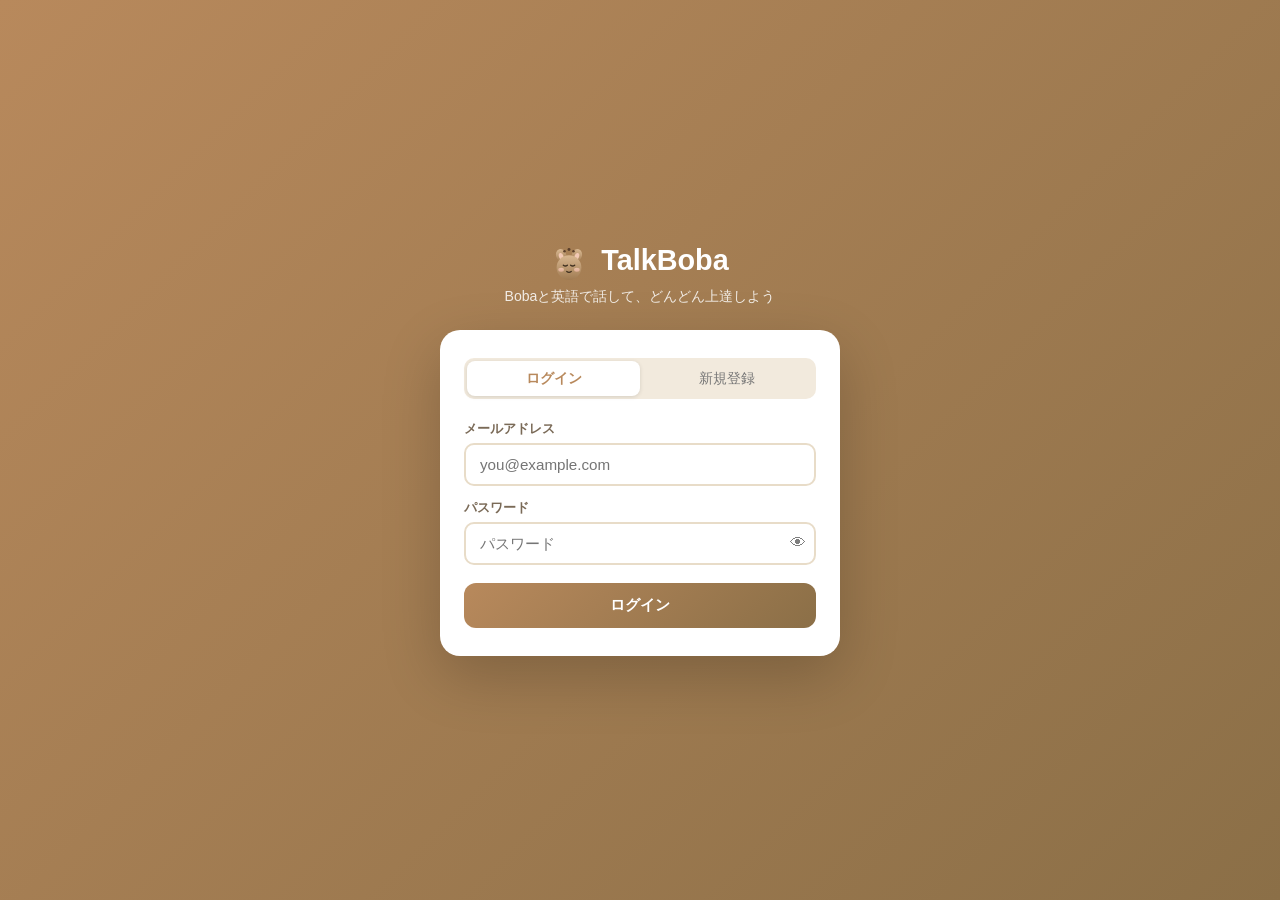
<file: public/auth.html>
<!DOCTYPE html>
<html lang="ja">
<head>
  <meta charset="UTF-8">
  <meta name="viewport" content="width=device-width, initial-scale=1.0, user-scalable=no">
  <title>TalkBoba - ログイン</title>
  <link rel="stylesheet" href="/public/style.css">
</head>
<body class="auth-body">

  <div class="auth-container">
    <div class="auth-logo">
      <h1><img src="/public/boba-icon.svg" style="width:36px;height:36px;vertical-align:middle;margin-right:6px;"> TalkBoba</h1>
      <p>Bobaと英語で話して、どんどん上達しよう</p>
    </div>

    <div class="auth-card">
      <!-- Tab -->
      <div class="auth-tabs">
        <button class="auth-tab active" data-tab="login">ログイン</button>
        <button class="auth-tab" data-tab="register">新規登録</button>
      </div>

      <!-- Login form -->
      <form id="login-form" class="auth-form">
        <div class="auth-field">
          <label>メールアドレス</label>
          <input type="email" id="login-email" placeholder="you@example.com" required autocomplete="email">
        </div>
        <div class="auth-field">
          <label>パスワード</label>
          <div class="password-wrap">
            <input type="password" id="login-password" placeholder="パスワード" required autocomplete="current-password">
            <button type="button" class="pw-toggle" data-target="login-password">👁</button>
          </div>
        </div>
        <div id="login-error" class="auth-error hidden"></div>
        <button type="submit" class="auth-submit">ログイン</button>
      </form>

      <!-- Register form -->
      <form id="register-form" class="auth-form hidden">
        <div class="auth-field">
          <label>メールアドレス</label>
          <input type="email" id="reg-email" placeholder="you@example.com" required autocomplete="email">
        </div>
        <div class="auth-field">
          <label>パスワード（6文字以上）</label>
          <div class="password-wrap">
            <input type="password" id="reg-password" placeholder="パスワード" required autocomplete="new-password">
            <button type="button" class="pw-toggle" data-target="reg-password">👁</button>
          </div>
        </div>
        <div id="register-error" class="auth-error hidden"></div>
        <div id="ref-banner" class="ref-banner hidden">🎁 紹介コード適用中！登録で+70回ボーナス</div>
        <button type="submit" class="auth-submit">登録してはじめる</button>
        <p class="auth-note">無料プランで月30回まで利用できます。</p>
      </form>
    </div>
  </div>

  <script>
    // 紹介コードをURLから取得
    const _refCode = new URLSearchParams(location.search).get("ref") || "";
    if (_refCode) {
      // 新規登録タブを自動選択
      document.querySelectorAll(".auth-tab").forEach(t => t.classList.remove("active"));
      document.querySelector('[data-tab="register"]').classList.add("active");
      document.getElementById("login-form").classList.add("hidden");
      document.getElementById("register-form").classList.remove("hidden");
      document.getElementById("ref-banner").classList.remove("hidden");
    }

    // Tab switching
    document.querySelectorAll(".auth-tab").forEach(tab => {
      tab.addEventListener("click", () => {
        document.querySelectorAll(".auth-tab").forEach(t => t.classList.remove("active"));
        tab.classList.add("active");
        const target = tab.dataset.tab;
        document.getElementById("login-form").classList.toggle("hidden", target !== "login");
        document.getElementById("register-form").classList.toggle("hidden", target !== "register");
      });
    });

    // Password visibility toggle
    document.querySelectorAll(".pw-toggle").forEach(btn => {
      btn.addEventListener("click", () => {
        const input = document.getElementById(btn.dataset.target);
        const show  = input.type === "password";
        input.type  = show ? "text" : "password";
        btn.textContent = show ? "🙈" : "👁";
      });
    });

    function showError(elId, msg) {
      const el = document.getElementById(elId);
      el.textContent = msg;
      el.classList.remove("hidden");
    }
    function clearError(elId) {
      document.getElementById(elId).classList.add("hidden");
    }

    async function postJSON(url, body) {
      const res  = await fetch(url, {
        method:  "POST",
        headers: { "Content-Type": "application/json" },
        body:    JSON.stringify(body),
      });
      // サーバーエラー時も JSON でなくHTMLが返る場合があるので安全にパース
      try { return { res, data: await res.json() }; }
      catch { return { res, data: { error: `サーバーエラー (${res.status})` } }; }
    }

    // Login
    document.getElementById("login-form").addEventListener("submit", async (e) => {
      e.preventDefault();
      clearError("login-error");
      const btn = e.target.querySelector("button[type=submit]");
      btn.disabled = true;
      btn.textContent = "ログイン中…";

      const { res, data } = await postJSON("/api/login", {
        email:    document.getElementById("login-email").value,
        password: document.getElementById("login-password").value,
      });
      if (data.ok) {
        location.href = "/";
      } else {
        showError("login-error", data.error || "ログインに失敗しました");
        btn.disabled = false;
        btn.textContent = "ログイン";
      }
    });

    // Register
    document.getElementById("register-form").addEventListener("submit", async (e) => {
      e.preventDefault();
      clearError("register-error");
      const btn = e.target.querySelector("button[type=submit]");
      btn.disabled = true;
      btn.textContent = "登録中…";

      const { res, data } = await postJSON("/api/register", {
        email:    document.getElementById("reg-email").value,
        password: document.getElementById("reg-password").value,
        ref_code: _refCode,
      });
      if (data.ok) {
        location.href = "/";
      } else {
        showError("register-error", data.error || "登録に失敗しました");
        btn.disabled = false;
        btn.textContent = "登録してはじめる";
      }
    });
  </script>
</body>
</html>
</file>
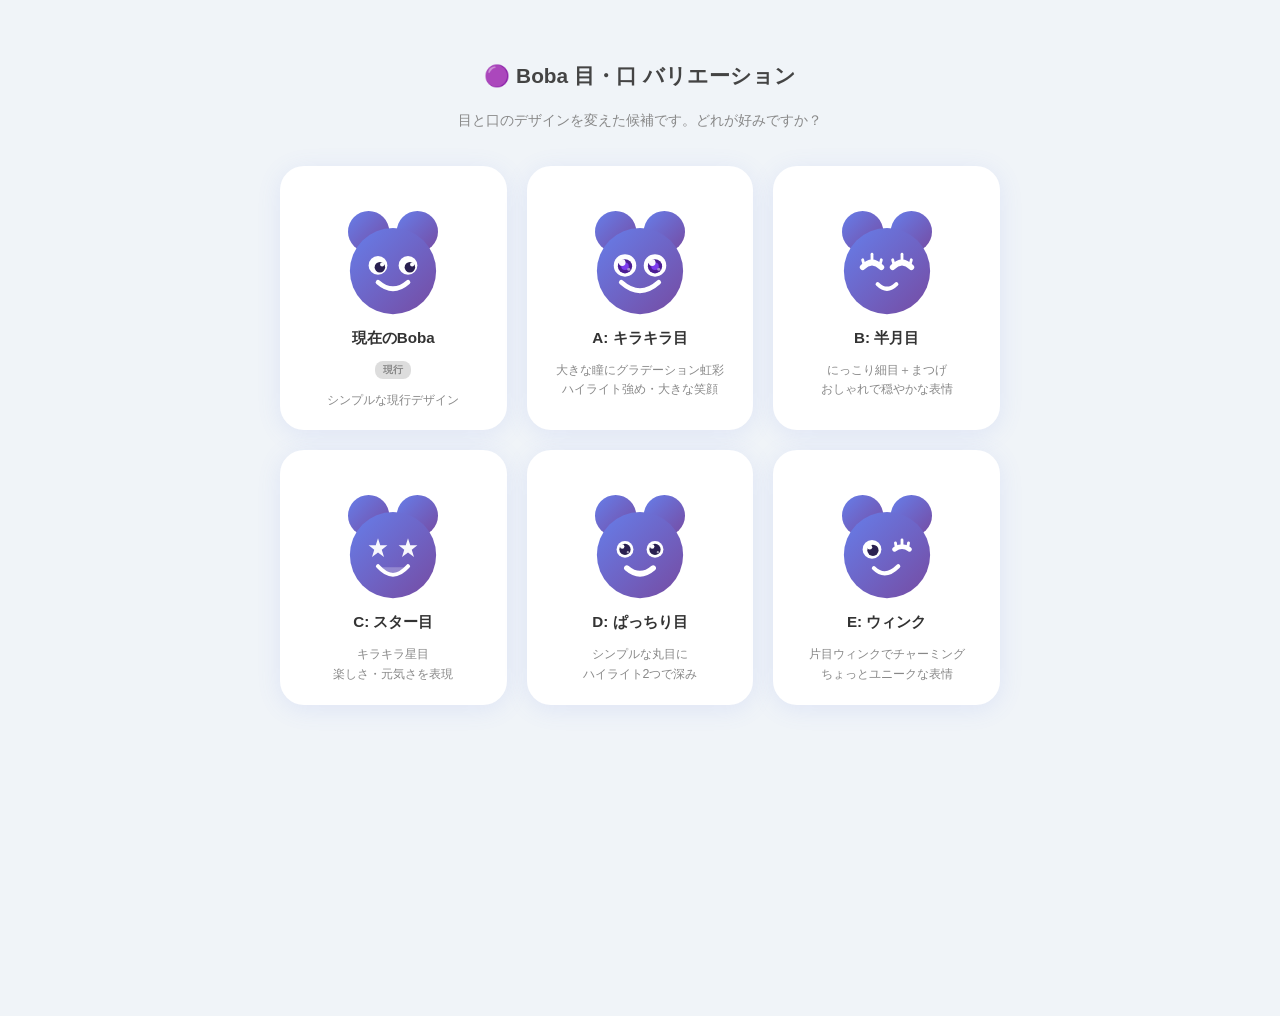
<file: public/character-preview.html>
<!DOCTYPE html>
<html lang="ja">
<head>
  <meta charset="UTF-8">
  <meta name="viewport" content="width=device-width, initial-scale=1.0">
  <title>Boba キャラクター候補</title>
  <style>
    body {
      font-family: -apple-system, sans-serif;
      background: #f0f4f8;
      display: flex;
      flex-direction: column;
      align-items: center;
      padding: 40px 20px 60px;
      min-height: 100vh;
    }
    h1 { color: #444; margin-bottom: 8px; font-size: 1.3rem; }
    p  { color: #888; font-size: 0.85rem; margin-bottom: 36px; }

    .grid {
      display: grid;
      grid-template-columns: repeat(2, 1fr);
      gap: 20px;
      max-width: 560px;
      width: 100%;
    }
    @media (min-width: 560px) {
      .grid { grid-template-columns: repeat(3, 1fr); max-width: 720px; }
    }

    .card {
      background: white;
      border-radius: 24px;
      padding: 30px 20px 20px;
      display: flex;
      flex-direction: column;
      align-items: center;
      gap: 12px;
      box-shadow: 0 4px 24px rgba(102,126,234,0.12);
      transition: transform 0.15s, box-shadow 0.15s;
    }
    .card:hover { transform: translateY(-5px); box-shadow: 0 12px 32px rgba(102,126,234,0.22); }
    .card svg { width: 120px; height: 120px; }
    .card-name { font-size: 0.95rem; font-weight: 700; color: #333; }
    .card-desc { font-size: 0.78rem; color: #888; text-align: center; line-height: 1.6; }
    .current-badge {
      font-size: 0.65rem;
      background: #ddd;
      color: #888;
      padding: 2px 8px;
      border-radius: 8px;
      font-weight: 600;
    }
  </style>
</head>
<body>
  <h1>🟣 Boba 目・口 バリエーション</h1>
  <p>目と口のデザインを変えた候補です。どれが好みですか？</p>

  <div class="grid">

    <!-- 現在 (Before) -->
    <div class="card">
      <svg viewBox="0 0 64 64" xmlns="http://www.w3.org/2000/svg">
        <defs>
          <linearGradient id="g0" x1="0%" y1="0%" x2="100%" y2="100%">
            <stop offset="0%" stop-color="#667eea"/>
            <stop offset="100%" stop-color="#764ba2"/>
          </linearGradient>
        </defs>
        <!-- 耳 -->
        <circle cx="19" cy="19" r="11" fill="url(#g0)"/>
        <circle cx="45" cy="19" r="11" fill="url(#g0)"/>
        <!-- 顔 -->
        <circle cx="32" cy="40" r="23" fill="url(#g0)"/>
        <!-- 目 -->
        <circle cx="24" cy="37" r="5" fill="white"/>
        <circle cx="40" cy="37" r="5" fill="white"/>
        <circle cx="25" cy="38" r="2.8" fill="#2a2050"/>
        <circle cx="41" cy="38" r="2.8" fill="#2a2050"/>
        <circle cx="26.2" cy="36.5" r="1.1" fill="white"/>
        <circle cx="42.2" cy="36.5" r="1.1" fill="white"/>
        <!-- 口 -->
        <path d="M 24 46 Q 32 53 40 46" stroke="white" stroke-width="2.5" fill="none" stroke-linecap="round"/>
      </svg>
      <div class="card-name">現在のBoba</div>
      <span class="current-badge">現行</span>
      <div class="card-desc">シンプルな現行デザイン</div>
    </div>

    <!-- A: キラキラ目 + 大きな笑顔 -->
    <div class="card">
      <svg viewBox="0 0 64 64" xmlns="http://www.w3.org/2000/svg">
        <defs>
          <linearGradient id="gA" x1="0%" y1="0%" x2="100%" y2="100%">
            <stop offset="0%" stop-color="#667eea"/>
            <stop offset="100%" stop-color="#764ba2"/>
          </linearGradient>
        </defs>
        <circle cx="19" cy="19" r="11" fill="url(#gA)"/>
        <circle cx="45" cy="19" r="11" fill="url(#gA)"/>
        <circle cx="32" cy="40" r="23" fill="url(#gA)"/>
        <!-- 大きめの目 -->
        <circle cx="24" cy="37" r="6" fill="white"/>
        <circle cx="40" cy="37" r="6" fill="white"/>
        <!-- 虹彩（グラデーション） -->
        <circle cx="24" cy="37.5" r="3.8" fill="#4c1d95"/>
        <circle cx="40" cy="37.5" r="3.8" fill="#4c1d95"/>
        <circle cx="24" cy="37.5" r="2" fill="#7c3aed"/>
        <circle cx="40" cy="37.5" r="2" fill="#7c3aed"/>
        <!-- ハイライト（大） -->
        <circle cx="22.5" cy="35.5" r="1.8" fill="white" opacity="0.95"/>
        <circle cx="38.5" cy="35.5" r="1.8" fill="white" opacity="0.95"/>
        <!-- 小ハイライト -->
        <circle cx="26" cy="39" r="0.8" fill="white" opacity="0.5"/>
        <circle cx="42" cy="39" r="0.8" fill="white" opacity="0.5"/>
        <!-- 大きな笑顔 -->
        <path d="M 22 46 Q 32 55 42 46" stroke="white" stroke-width="2.5" fill="none" stroke-linecap="round"/>
      </svg>
      <div class="card-name">A: キラキラ目</div>
      <div class="card-desc">大きな瞳にグラデーション虹彩<br>ハイライト強め・大きな笑顔</div>
    </div>

    <!-- B: 半月目（ウインク風）+ 小さな口 -->
    <div class="card">
      <svg viewBox="0 0 64 64" xmlns="http://www.w3.org/2000/svg">
        <defs>
          <linearGradient id="gB" x1="0%" y1="0%" x2="100%" y2="100%">
            <stop offset="0%" stop-color="#667eea"/>
            <stop offset="100%" stop-color="#764ba2"/>
          </linearGradient>
        </defs>
        <circle cx="19" cy="19" r="11" fill="url(#gB)"/>
        <circle cx="45" cy="19" r="11" fill="url(#gB)"/>
        <circle cx="32" cy="40" r="23" fill="url(#gB)"/>
        <!-- 半月目（まつげ付き） -->
        <!-- 左目：弧 -->
        <path d="M 19 38 Q 24 33 29 38" stroke="white" stroke-width="3" fill="none" stroke-linecap="round"/>
        <!-- 右目：弧 -->
        <path d="M 35 38 Q 40 33 45 38" stroke="white" stroke-width="3" fill="none" stroke-linecap="round"/>
        <!-- まつげ（左） -->
        <line x1="20" y1="37.5" x2="19" y2="34" stroke="white" stroke-width="1.5" stroke-linecap="round"/>
        <line x1="24" y1="34.5" x2="24" y2="31" stroke="white" stroke-width="1.5" stroke-linecap="round"/>
        <line x1="28" y1="37.5" x2="29" y2="34" stroke="white" stroke-width="1.5" stroke-linecap="round"/>
        <!-- まつげ（右） -->
        <line x1="36" y1="37.5" x2="35" y2="34" stroke="white" stroke-width="1.5" stroke-linecap="round"/>
        <line x1="40" y1="34.5" x2="40" y2="31" stroke="white" stroke-width="1.5" stroke-linecap="round"/>
        <line x1="44" y1="37.5" x2="45" y2="34" stroke="white" stroke-width="1.5" stroke-linecap="round"/>
        <!-- 小さめの口 -->
        <path d="M 27 47 Q 32 52 37 47" stroke="white" stroke-width="2.2" fill="none" stroke-linecap="round"/>
      </svg>
      <div class="card-name">B: 半月目</div>
      <div class="card-desc">にっこり細目＋まつげ<br>おしゃれで穏やかな表情</div>
    </div>

    <!-- C: ☆スター目 + 開いた口 -->
    <div class="card">
      <svg viewBox="0 0 64 64" xmlns="http://www.w3.org/2000/svg">
        <defs>
          <linearGradient id="gC" x1="0%" y1="0%" x2="100%" y2="100%">
            <stop offset="0%" stop-color="#667eea"/>
            <stop offset="100%" stop-color="#764ba2"/>
          </linearGradient>
        </defs>
        <circle cx="19" cy="19" r="11" fill="url(#gC)"/>
        <circle cx="45" cy="19" r="11" fill="url(#gC)"/>
        <circle cx="32" cy="40" r="23" fill="url(#gC)"/>
        <!-- 星目（左） -->
        <polygon points="24,31 25.2,34.8 29,34.8 26,37.2 27.2,41 24,38.6 20.8,41 22,37.2 19,34.8 22.8,34.8" fill="white" opacity="0.95"/>
        <!-- 星目（右） -->
        <polygon points="40,31 41.2,34.8 45,34.8 42,37.2 43.2,41 40,38.6 36.8,41 38,37.2 35,34.8 38.8,34.8" fill="white" opacity="0.95"/>
        <!-- 開いた笑い口 -->
        <path d="M 24 46 Q 32 55 40 46" stroke="white" stroke-width="2.2" fill="none" stroke-linecap="round"/>
        <path d="M 25 46.5 Q 32 52 39 46.5" fill="rgba(255,255,255,0.25)" stroke="none"/>
      </svg>
      <div class="card-name">C: スター目</div>
      <div class="card-desc">キラキラ星目<br>楽しさ・元気さを表現</div>
    </div>

    <!-- D: ドット目（シンプル）+ にっこり -->
    <div class="card">
      <svg viewBox="0 0 64 64" xmlns="http://www.w3.org/2000/svg">
        <defs>
          <linearGradient id="gD" x1="0%" y1="0%" x2="100%" y2="100%">
            <stop offset="0%" stop-color="#667eea"/>
            <stop offset="100%" stop-color="#764ba2"/>
          </linearGradient>
        </defs>
        <circle cx="19" cy="19" r="11" fill="url(#gD)"/>
        <circle cx="45" cy="19" r="11" fill="url(#gD)"/>
        <circle cx="32" cy="40" r="23" fill="url(#gD)"/>
        <!-- 丸ドット目（太い） -->
        <circle cx="24" cy="37" r="4.5" fill="white"/>
        <circle cx="40" cy="37" r="4.5" fill="white"/>
        <circle cx="24" cy="37" r="3" fill="#2a2050"/>
        <circle cx="40" cy="37" r="3" fill="#2a2050"/>
        <!-- 白目ハイライト（2か所） -->
        <circle cx="22.5" cy="35.5" r="1.2" fill="white"/>
        <circle cx="38.5" cy="35.5" r="1.2" fill="white"/>
        <circle cx="25.5" cy="38.5" r="0.6" fill="white" opacity="0.6"/>
        <circle cx="41.5" cy="38.5" r="0.6" fill="white" opacity="0.6"/>
        <!-- にっこり（太め） -->
        <path d="M 25 47 Q 32 53 39 47" stroke="white" stroke-width="3" fill="none" stroke-linecap="round"/>
      </svg>
      <div class="card-name">D: ぱっちり目</div>
      <div class="card-desc">シンプルな丸目に<br>ハイライト2つで深み</div>
    </div>

    <!-- E: ウィンク + 余裕の口 -->
    <div class="card">
      <svg viewBox="0 0 64 64" xmlns="http://www.w3.org/2000/svg">
        <defs>
          <linearGradient id="gE" x1="0%" y1="0%" x2="100%" y2="100%">
            <stop offset="0%" stop-color="#667eea"/>
            <stop offset="100%" stop-color="#764ba2"/>
          </linearGradient>
        </defs>
        <circle cx="19" cy="19" r="11" fill="url(#gE)"/>
        <circle cx="45" cy="19" r="11" fill="url(#gE)"/>
        <circle cx="32" cy="40" r="23" fill="url(#gE)"/>
        <!-- 左目：通常 -->
        <circle cx="24" cy="37" r="5" fill="white"/>
        <circle cx="24.5" cy="37.5" r="3" fill="#2a2050"/>
        <circle cx="22.8" cy="35.8" r="1.3" fill="white"/>
        <!-- 右目：ウィンク（線） -->
        <path d="M 36 37 Q 40 34 44 37" stroke="white" stroke-width="2.5" fill="none" stroke-linecap="round"/>
        <!-- ウィンクのまつげ -->
        <line x1="37" y1="36.5" x2="36.5" y2="33.5" stroke="white" stroke-width="1.5" stroke-linecap="round"/>
        <line x1="40" y1="35" x2="40" y2="32" stroke="white" stroke-width="1.5" stroke-linecap="round"/>
        <line x1="43" y1="36.5" x2="43.5" y2="33.5" stroke="white" stroke-width="1.5" stroke-linecap="round"/>
        <!-- 余裕の口（少し傾いた） -->
        <path d="M 25 47 Q 31 53 38 46" stroke="white" stroke-width="2.2" fill="none" stroke-linecap="round"/>
      </svg>
      <div class="card-name">E: ウィンク</div>
      <div class="card-desc">片目ウィンクでチャーミング<br>ちょっとユニークな表情</div>
    </div>

  </div>
</body>
</html>
</file>
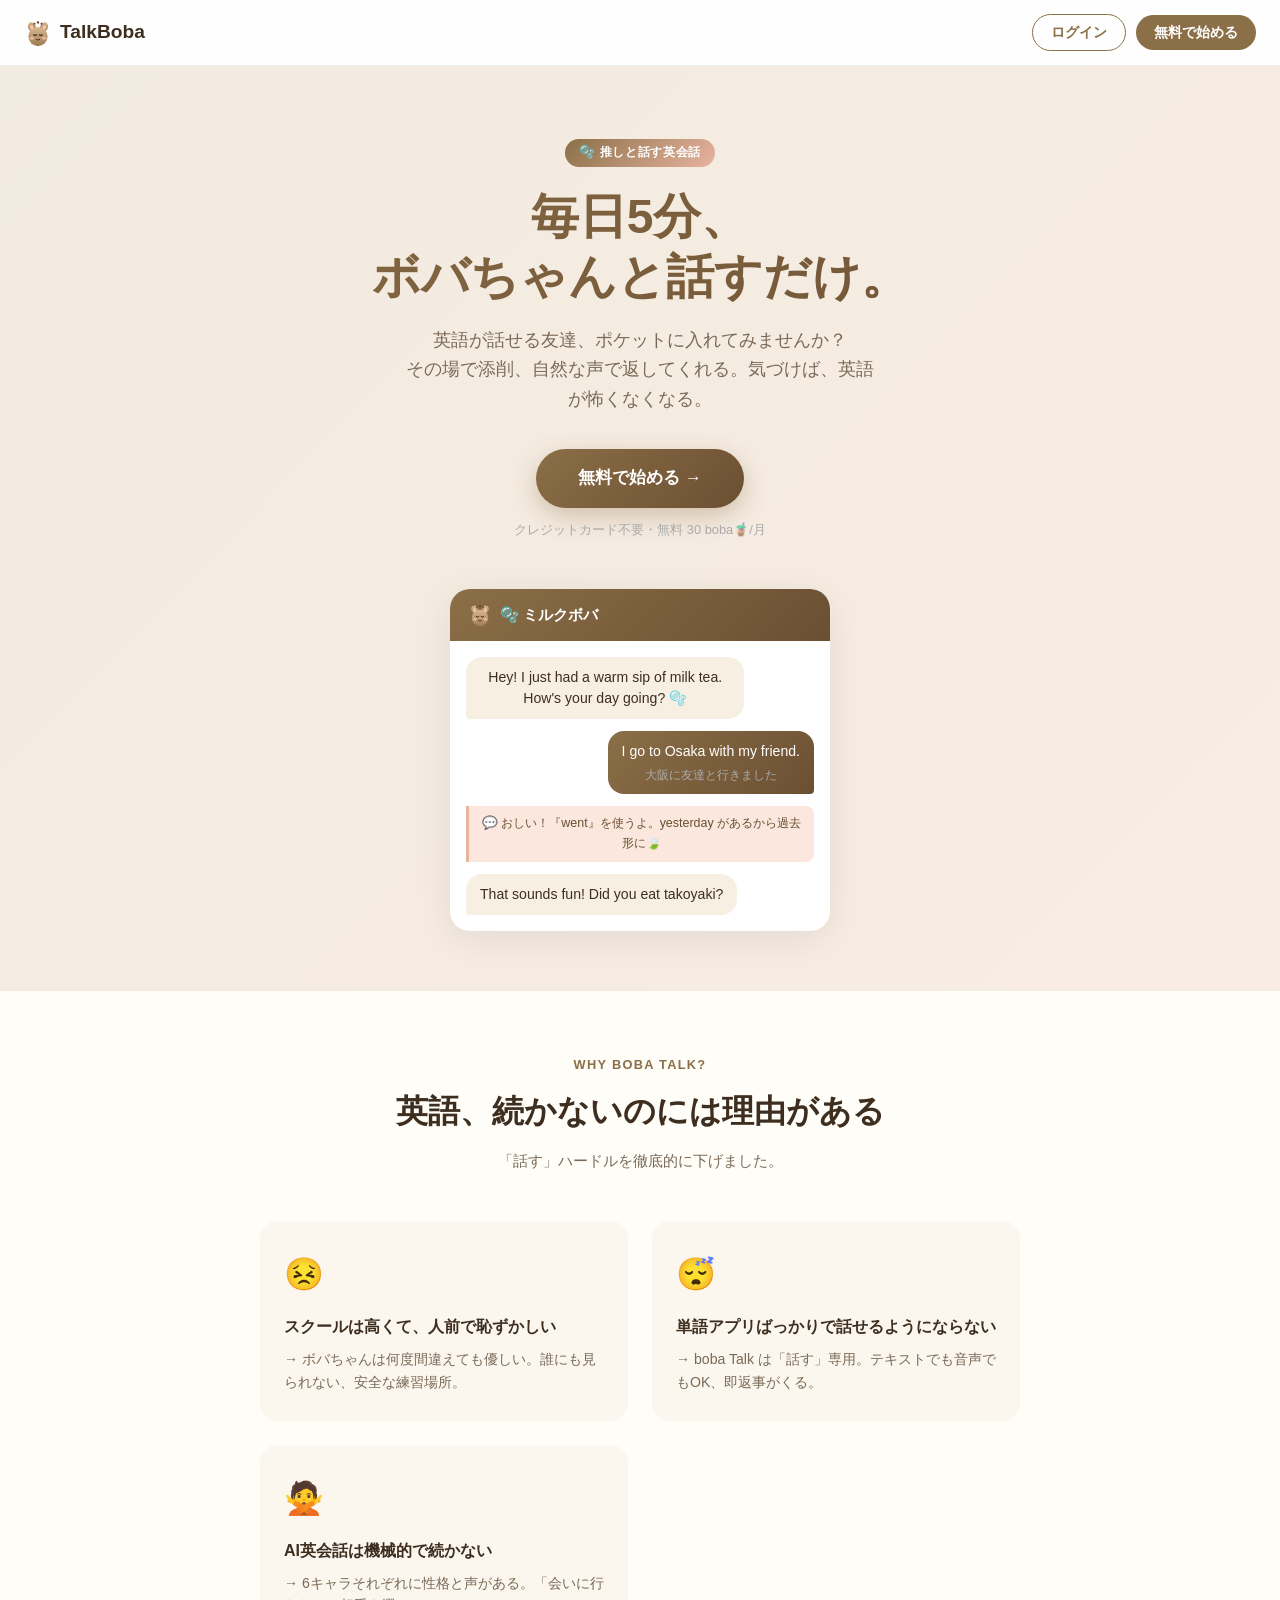
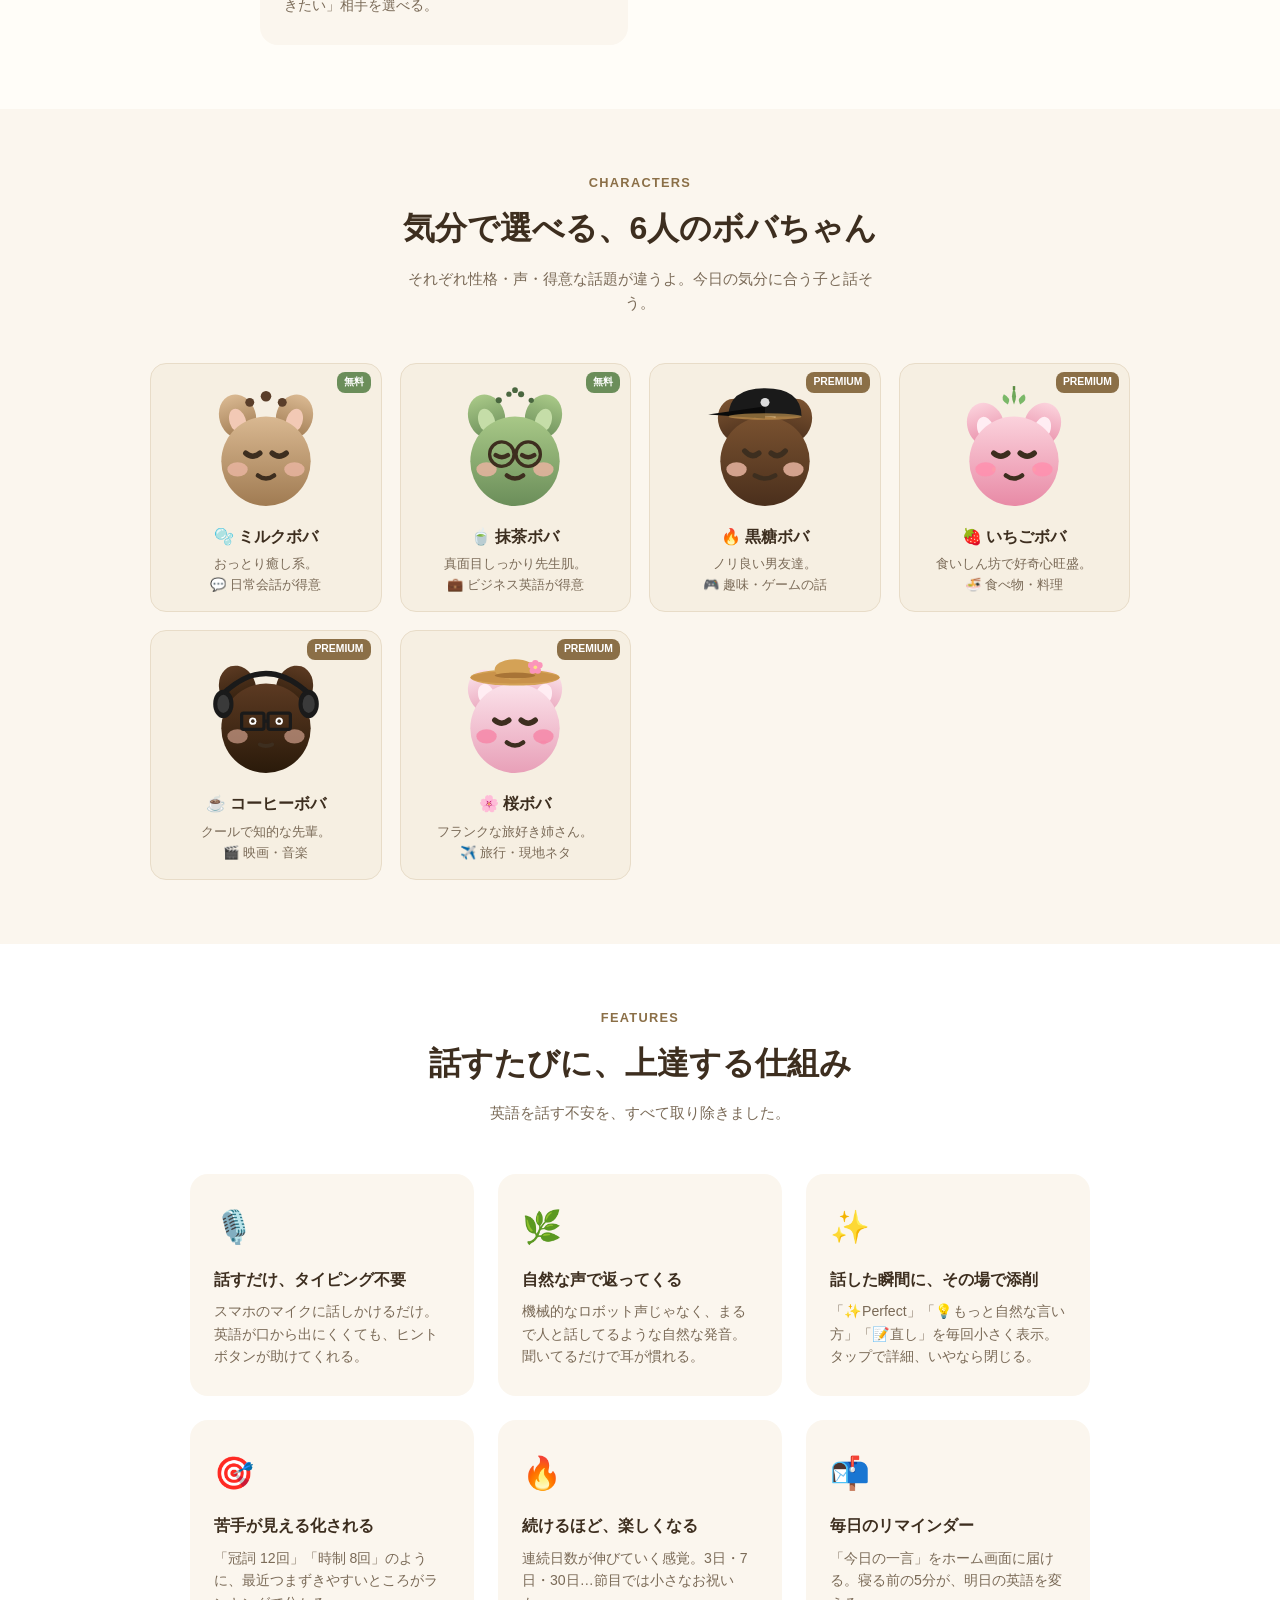
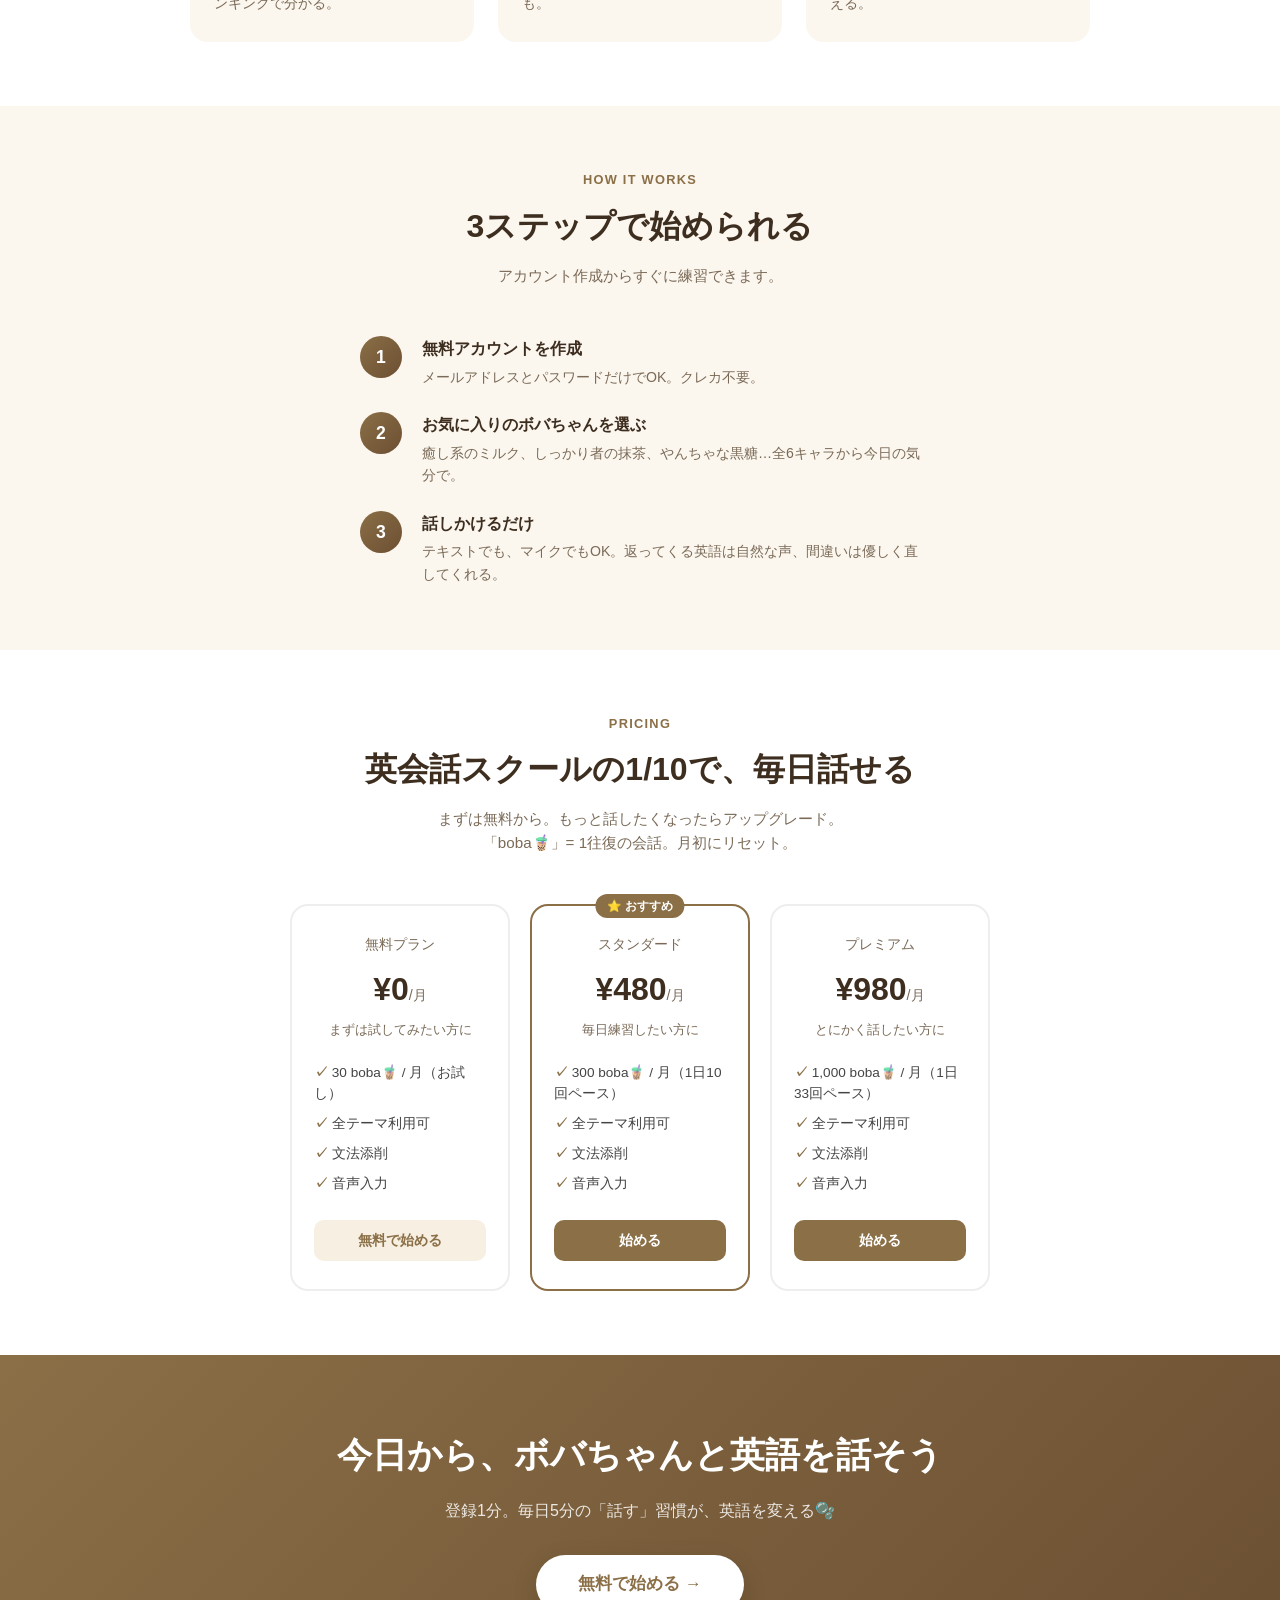
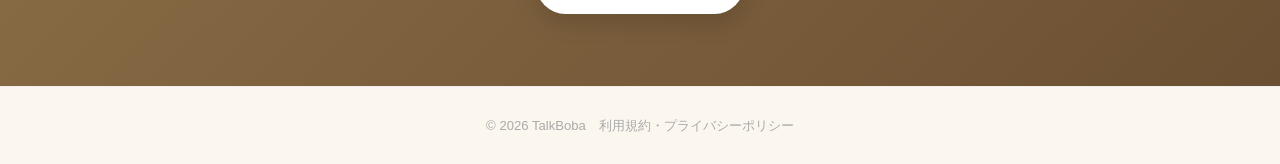
<file: public/landing.html>
<!DOCTYPE html>
<html lang="ja">
<head>
  <meta charset="UTF-8">
  <meta name="viewport" content="width=device-width, initial-scale=1.0">
  <title>boba Talk — 毎日5分、ボバちゃんと英語でおしゃべり</title>
  <link rel="icon" type="image/svg+xml" href="/public/boba-icon.svg">
  <style>
    *, *::before, *::after { box-sizing: border-box; margin: 0; padding: 0; }

    :root {
      --primary: #8B6F47;       /* milk brown */
      --primary-dark: #6B4F32;  /* dark roast */
      --accent: #E8B4A0;        /* sakura pearl */
      --matcha: #6B8E5A;
      --pearl: #3D2615;
      --text: #3D2E1F;
      --muted: #7A6A57;
      --bg: #FBF6EE;            /* cream bg */
      --bg-soft: #F6EFE2;
      --white: #FFFDF8;
      --line: #E8DCC8;
      --radius: 18px;
    }

    body {
      font-family: -apple-system, BlinkMacSystemFont, "Hiragino Sans", "Yu Gothic", sans-serif;
      background: var(--bg);
      color: var(--text);
      line-height: 1.6;
    }

    a { color: inherit; text-decoration: none; }

    /* ── Nav ── */
    nav {
      position: sticky;
      top: 0;
      z-index: 100;
      background: rgba(255,255,255,0.9);
      backdrop-filter: blur(10px);
      border-bottom: 1px solid #eee;
      padding: 14px 24px;
      display: flex;
      align-items: center;
      justify-content: space-between;
    }
    .nav-logo {
      display: flex;
      align-items: center;
      gap: 8px;
      font-weight: 700;
      font-size: 1.2rem;
    }
    .nav-logo img { width: 28px; height: 28px; }
    .nav-actions { display: flex; gap: 10px; align-items: center; }
    .btn-nav-login {
      padding: 8px 18px;
      border: 1.5px solid var(--primary);
      border-radius: 20px;
      color: var(--primary);
      font-size: 0.9rem;
      font-weight: 600;
      cursor: pointer;
      background: transparent;
      transition: all 0.15s;
    }
    .btn-nav-login:hover { background: var(--primary); color: #fff; }
    .btn-nav-cta {
      padding: 8px 18px;
      background: var(--primary);
      color: #fff;
      border: none;
      border-radius: 20px;
      font-size: 0.9rem;
      font-weight: 600;
      cursor: pointer;
      transition: background 0.15s;
    }
    .btn-nav-cta:hover { background: var(--primary-dark); }

    /* ── Hero ── */
    .hero {
      text-align: center;
      padding: 72px 24px 60px;
      background: linear-gradient(135deg, #8B6F4715 0%, #E8B4A025 100%);
    }
    .hero-badge {
      display: inline-block;
      background: linear-gradient(135deg, var(--primary), var(--accent));
      color: #fff;
      font-size: 0.78rem;
      font-weight: 700;
      padding: 4px 14px;
      border-radius: 20px;
      margin-bottom: 20px;
      letter-spacing: 0.05em;
    }
    .hero h1 {
      font-size: clamp(1.8rem, 5vw, 3rem);
      font-weight: 900;
      line-height: 1.25;
      margin-bottom: 18px;
      background: linear-gradient(135deg, var(--primary), var(--primary-dark));
      -webkit-background-clip: text;
      -webkit-text-fill-color: transparent;
      background-clip: text;
    }
    .hero-sub {
      font-size: clamp(0.95rem, 2.5vw, 1.15rem);
      color: var(--muted);
      max-width: 480px;
      margin: 0 auto 36px;
    }
    .hero-cta {
      display: inline-block;
      background: linear-gradient(135deg, var(--primary), var(--primary-dark));
      color: #fff;
      padding: 16px 42px;
      border-radius: 50px;
      font-size: 1.05rem;
      font-weight: 700;
      box-shadow: 0 8px 24px rgba(139,111,71,0.35);
      transition: transform 0.15s, box-shadow 0.15s;
    }
    .hero-cta:hover {
      transform: translateY(-2px);
      box-shadow: 0 12px 32px rgba(139,111,71,0.45);
    }
    .hero-note {
      margin-top: 12px;
      font-size: 0.8rem;
      color: #aaa;
    }

    /* ── Character demo ── */
    .demo-wrap {
      max-width: 380px;
      margin: 48px auto 0;
      background: #fff;
      border-radius: 20px;
      box-shadow: 0 8px 40px rgba(0,0,0,0.08);
      overflow: hidden;
    }
    .demo-header {
      background: linear-gradient(135deg, var(--primary), var(--primary-dark));
      padding: 14px 18px;
      display: flex;
      align-items: center;
      gap: 8px;
      color: #fff;
      font-weight: 700;
      font-size: 0.95rem;
    }
    .demo-header img { width: 24px; height: 24px; }
    .demo-body { padding: 16px; display: flex; flex-direction: column; gap: 12px; }
    .demo-msg {
      max-width: 80%;
      padding: 10px 14px;
      border-radius: 16px;
      font-size: 0.88rem;
      line-height: 1.5;
    }
    .demo-msg.ai {
      background: var(--bg-soft);
      align-self: flex-start;
      border-bottom-left-radius: 4px;
    }
    .demo-msg.user {
      background: linear-gradient(135deg, var(--primary), var(--primary-dark));
      color: #fff;
      align-self: flex-end;
      border-bottom-right-radius: 4px;
    }
    .demo-msg .tl { font-size: 0.75rem; color: #aaa; margin-top: 4px; }
    .demo-tip {
      background: #FBE7DD;
      border-left: 3px solid var(--accent);
      padding: 8px 12px;
      font-size: 0.78rem;
      color: #6B4F32;
      border-radius: 0 8px 8px 0;
    }

    /* ── Section ── */
    section { padding: 64px 24px; }
    .section-label {
      text-align: center;
      font-size: 0.8rem;
      font-weight: 700;
      color: var(--primary);
      letter-spacing: 0.1em;
      text-transform: uppercase;
      margin-bottom: 10px;
    }
    .section-title {
      text-align: center;
      font-size: clamp(1.4rem, 4vw, 2rem);
      font-weight: 900;
      margin-bottom: 12px;
    }
    .section-sub {
      text-align: center;
      color: var(--muted);
      font-size: 0.95rem;
      max-width: 480px;
      margin: 0 auto 48px;
    }

    /* ── Features ── */
    .features-bg { background: #fff; }
    .features-grid {
      display: grid;
      grid-template-columns: repeat(auto-fit, minmax(240px, 1fr));
      gap: 24px;
      max-width: 900px;
      margin: 0 auto;
    }
    .feature-card {
      background: var(--bg);
      border-radius: var(--radius);
      padding: 28px 24px;
      transition: transform 0.15s, box-shadow 0.15s;
    }
    .feature-card:hover { transform: translateY(-3px); box-shadow: 0 8px 24px rgba(0,0,0,0.07); }
    .feature-icon { font-size: 2rem; margin-bottom: 14px; }
    .feature-title { font-size: 1rem; font-weight: 700; margin-bottom: 8px; }
    .feature-desc { font-size: 0.88rem; color: var(--muted); line-height: 1.6; }

    /* ── How it works ── */
    .steps {
      display: flex;
      flex-direction: column;
      gap: 24px;
      max-width: 560px;
      margin: 0 auto;
    }
    .step {
      display: flex;
      gap: 20px;
      align-items: flex-start;
    }
    .step-num {
      width: 42px;
      height: 42px;
      min-width: 42px;
      border-radius: 50%;
      background: linear-gradient(135deg, var(--primary), var(--primary-dark));
      color: #fff;
      font-weight: 900;
      font-size: 1.1rem;
      display: flex;
      align-items: center;
      justify-content: center;
    }
    .step-title { font-weight: 700; margin-bottom: 4px; }
    .step-desc { font-size: 0.88rem; color: var(--muted); }

    /* ── Pricing ── */
    .pricing-bg { background: #fff; }
    .pricing-grid {
      display: grid;
      grid-template-columns: repeat(auto-fit, minmax(200px, 1fr));
      gap: 20px;
      max-width: 700px;
      margin: 0 auto;
    }
    .price-card {
      border: 2px solid #eee;
      border-radius: var(--radius);
      padding: 28px 22px;
      text-align: center;
      transition: border-color 0.15s;
    }
    .price-card.popular {
      border-color: var(--primary);
      position: relative;
    }
    .popular-badge {
      position: absolute;
      top: -12px;
      left: 50%;
      transform: translateX(-50%);
      background: var(--primary);
      color: #fff;
      font-size: 0.72rem;
      font-weight: 700;
      padding: 3px 12px;
      border-radius: 20px;
      white-space: nowrap;
    }
    .price-plan { font-size: 0.85rem; color: var(--muted); margin-bottom: 8px; }
    .price-amount { font-size: 2rem; font-weight: 900; margin-bottom: 4px; }
    .price-amount span { font-size: 0.9rem; font-weight: 400; color: var(--muted); }
    .price-desc { font-size: 0.82rem; color: var(--muted); margin-bottom: 18px; }
    .price-features { list-style: none; text-align: left; font-size: 0.85rem; color: #444; margin-bottom: 22px; }
    .price-features li { padding: 4px 0; }
    .price-features li::before { content: "✓ "; color: var(--primary); font-weight: 700; }
    .btn-price {
      width: 100%;
      padding: 11px;
      border-radius: 10px;
      font-weight: 700;
      font-size: 0.9rem;
      cursor: pointer;
      border: none;
      transition: all 0.15s;
    }
    .btn-price-free { background: var(--bg-soft); color: var(--primary); }
    .btn-price-free:hover { background: #EAD9C2; }
    .btn-price-paid { background: var(--primary); color: #fff; }
    .btn-price-paid:hover { background: var(--primary-dark); }

    /* ── CTA bottom ── */
    .cta-section {
      text-align: center;
      padding: 72px 24px;
      background: linear-gradient(135deg, var(--primary), var(--primary-dark));
      color: #fff;
    }
    .cta-section h2 { font-size: clamp(1.5rem, 4vw, 2.2rem); font-weight: 900; margin-bottom: 14px; }
    .cta-section p { font-size: 1rem; opacity: 0.85; margin-bottom: 32px; }
    .btn-cta-white {
      display: inline-block;
      background: #fff;
      color: var(--primary);
      padding: 16px 42px;
      border-radius: 50px;
      font-size: 1.05rem;
      font-weight: 700;
      box-shadow: 0 8px 24px rgba(0,0,0,0.15);
      transition: transform 0.15s;
    }
    .btn-cta-white:hover { transform: translateY(-2px); }

    /* ── Footer ── */
    footer {
      text-align: center;
      padding: 28px 24px;
      font-size: 0.82rem;
      color: #aaa;
      border-top: 1px solid #eee;
    }
    footer a { color: #aaa; }
    footer a:hover { color: var(--primary); }
  </style>
</head>
<body>

  <!-- Nav -->
  <nav>
    <div class="nav-logo">
      <img src="/public/boba-icon.svg" alt="Boba">
      TalkBoba
    </div>
    <div class="nav-actions">
      <a href="/auth"><button class="btn-nav-login">ログイン</button></a>
      <a href="/auth"><button class="btn-nav-cta">無料で始める</button></a>
    </div>
  </nav>

  <!-- Hero -->
  <section class="hero">
    <div class="hero-badge">🫧 推しと話す英会話</div>
    <h1>毎日5分、<br>ボバちゃんと話すだけ。</h1>
    <p class="hero-sub">英語が話せる友達、ポケットに入れてみませんか？<br>その場で添削、自然な声で返してくれる。気づけば、英語が怖くなくなる。</p>
    <a href="/auth" class="hero-cta">無料で始める →</a>
    <p class="hero-note">クレジットカード不要・無料 30 boba🧋/月</p>

    <!-- Demo mockup -->
    <div class="demo-wrap">
      <div class="demo-header">
        <img src="/public/boba-icon.svg" alt="Boba"> 🫧 ミルクボバ
      </div>
      <div class="demo-body">
        <div class="demo-msg ai">Hey! I just had a warm sip of milk tea. How's your day going? 🫧</div>
        <div class="demo-msg user">
          I go to Osaka with my friend.
          <div class="tl">大阪に友達と行きました</div>
        </div>
        <div class="demo-tip">💬 おしい！『went』を使うよ。yesterday があるから過去形に🍃</div>
        <div class="demo-msg ai">That sounds fun! Did you eat takoyaki?</div>
      </div>
    </div>
  </section>

  <!-- なぜ続かない？(共感セクション) -->
  <section style="background: #FFFDF8;">
    <div class="section-label">Why boba Talk?</div>
    <h2 class="section-title">英語、続かないのには理由がある</h2>
    <p class="section-sub">「話す」ハードルを徹底的に下げました。</p>
    <div class="features-grid" style="max-width: 760px;">
      <div class="feature-card">
        <div class="feature-icon">😣</div>
        <div class="feature-title">スクールは高くて、人前で恥ずかしい</div>
        <div class="feature-desc">→ ボバちゃんは何度間違えても優しい。誰にも見られない、安全な練習場所。</div>
      </div>
      <div class="feature-card">
        <div class="feature-icon">😴</div>
        <div class="feature-title">単語アプリばっかりで話せるようにならない</div>
        <div class="feature-desc">→ boba Talk は「話す」専用。テキストでも音声でもOK、即返事がくる。</div>
      </div>
      <div class="feature-card">
        <div class="feature-icon">🙅</div>
        <div class="feature-title">AI英会話は機械的で続かない</div>
        <div class="feature-desc">→ 6キャラそれぞれに性格と声がある。「会いに行きたい」相手を選べる。</div>
      </div>
    </div>
  </section>

  <!-- 6キャラ紹介 -->
  <section>
    <div class="section-label">Characters</div>
    <h2 class="section-title">気分で選べる、6人のボバちゃん</h2>
    <p class="section-sub">それぞれ性格・声・得意な話題が違うよ。今日の気分に合う子と話そう。</p>
    <div style="display:grid; grid-template-columns: repeat(auto-fit, minmax(220px, 1fr)); gap:18px; max-width: 980px; margin: 0 auto;">

      <div style="background:var(--bg-soft); border-radius:16px; padding:16px; text-align:center; border:1.5px solid var(--line); position:relative;">
        <div style="position:absolute; top:8px; right:10px; font-size:0.65rem; background:var(--matcha); color:#fff; padding:2px 7px; border-radius:8px; font-weight:700;">無料</div>
        <img src="/public/characters/milk.svg" alt="ミルクボバ" style="width:130px; height:130px; object-fit:contain; margin-bottom:6px;">
        <div style="font-weight:800; margin-bottom:4px;">🫧 ミルクボバ</div>
        <div style="font-size:0.82rem; color:var(--muted); line-height:1.6;">おっとり癒し系。<br>💬 日常会話が得意</div>
      </div>

      <div style="background:var(--bg-soft); border-radius:16px; padding:16px; text-align:center; border:1.5px solid var(--line); position:relative;">
        <div style="position:absolute; top:8px; right:10px; font-size:0.65rem; background:var(--matcha); color:#fff; padding:2px 7px; border-radius:8px; font-weight:700;">無料</div>
        <img src="/public/characters/matcha.svg" alt="抹茶ボバ" style="width:130px; height:130px; object-fit:contain; margin-bottom:6px;">
        <div style="font-weight:800; margin-bottom:4px;">🍵 抹茶ボバ</div>
        <div style="font-size:0.82rem; color:var(--muted); line-height:1.6;">真面目しっかり先生肌。<br>💼 ビジネス英語が得意</div>
      </div>

      <div style="background:var(--bg-soft); border-radius:16px; padding:16px; text-align:center; border:1.5px solid var(--line); position:relative;">
        <div style="position:absolute; top:8px; right:10px; font-size:0.65rem; background:var(--primary); color:#fff; padding:2px 7px; border-radius:8px; font-weight:700;">PREMIUM</div>
        <img src="/public/characters/kokutou.svg" alt="黒糖ボバ" style="width:130px; height:130px; object-fit:contain; margin-bottom:6px;">
        <div style="font-weight:800; margin-bottom:4px;">🔥 黒糖ボバ</div>
        <div style="font-size:0.82rem; color:var(--muted); line-height:1.6;">ノリ良い男友達。<br>🎮 趣味・ゲームの話</div>
      </div>

      <div style="background:var(--bg-soft); border-radius:16px; padding:16px; text-align:center; border:1.5px solid var(--line); position:relative;">
        <div style="position:absolute; top:8px; right:10px; font-size:0.65rem; background:var(--primary); color:#fff; padding:2px 7px; border-radius:8px; font-weight:700;">PREMIUM</div>
        <img src="/public/characters/ichigo.svg" alt="いちごボバ" style="width:130px; height:130px; object-fit:contain; margin-bottom:6px;">
        <div style="font-weight:800; margin-bottom:4px;">🍓 いちごボバ</div>
        <div style="font-size:0.82rem; color:var(--muted); line-height:1.6;">食いしん坊で好奇心旺盛。<br>🍜 食べ物・料理</div>
      </div>

      <div style="background:var(--bg-soft); border-radius:16px; padding:16px; text-align:center; border:1.5px solid var(--line); position:relative;">
        <div style="position:absolute; top:8px; right:10px; font-size:0.65rem; background:var(--primary); color:#fff; padding:2px 7px; border-radius:8px; font-weight:700;">PREMIUM</div>
        <img src="/public/characters/coffee.svg" alt="コーヒーボバ" style="width:130px; height:130px; object-fit:contain; margin-bottom:6px;">
        <div style="font-weight:800; margin-bottom:4px;">☕ コーヒーボバ</div>
        <div style="font-size:0.82rem; color:var(--muted); line-height:1.6;">クールで知的な先輩。<br>🎬 映画・音楽</div>
      </div>

      <div style="background:var(--bg-soft); border-radius:16px; padding:16px; text-align:center; border:1.5px solid var(--line); position:relative;">
        <div style="position:absolute; top:8px; right:10px; font-size:0.65rem; background:var(--primary); color:#fff; padding:2px 7px; border-radius:8px; font-weight:700;">PREMIUM</div>
        <img src="/public/characters/sakura.svg" alt="桜ボバ" style="width:130px; height:130px; object-fit:contain; margin-bottom:6px;">
        <div style="font-weight:800; margin-bottom:4px;">🌸 桜ボバ</div>
        <div style="font-size:0.82rem; color:var(--muted); line-height:1.6;">フランクな旅好き姉さん。<br>✈️ 旅行・現地ネタ</div>
      </div>

    </div>
  </section>

  <!-- Features -->
  <section class="features-bg">
    <div class="section-label">Features</div>
    <h2 class="section-title">話すたびに、上達する仕組み</h2>
    <p class="section-sub">英語を話す不安を、すべて取り除きました。</p>
    <div class="features-grid">
      <div class="feature-card">
        <div class="feature-icon">🎙️</div>
        <div class="feature-title">話すだけ、タイピング不要</div>
        <div class="feature-desc">スマホのマイクに話しかけるだけ。英語が口から出にくくても、ヒントボタンが助けてくれる。</div>
      </div>
      <div class="feature-card">
        <div class="feature-icon">🌿</div>
        <div class="feature-title">自然な声で返ってくる</div>
        <div class="feature-desc">機械的なロボット声じゃなく、まるで人と話してるような自然な発音。聞いてるだけで耳が慣れる。</div>
      </div>
      <div class="feature-card">
        <div class="feature-icon">✨</div>
        <div class="feature-title">話した瞬間に、その場で添削</div>
        <div class="feature-desc">「✨Perfect」「💡もっと自然な言い方」「📝直し」を毎回小さく表示。タップで詳細、いやなら閉じる。</div>
      </div>
      <div class="feature-card">
        <div class="feature-icon">🎯</div>
        <div class="feature-title">苦手が見える化される</div>
        <div class="feature-desc">「冠詞 12回」「時制 8回」のように、最近つまずきやすいところがランキングで分かる。</div>
      </div>
      <div class="feature-card">
        <div class="feature-icon">🔥</div>
        <div class="feature-title">続けるほど、楽しくなる</div>
        <div class="feature-desc">連続日数が伸びていく感覚。3日・7日・30日…節目では小さなお祝いも。</div>
      </div>
      <div class="feature-card">
        <div class="feature-icon">📬</div>
        <div class="feature-title">毎日のリマインダー</div>
        <div class="feature-desc">「今日の一言」をホーム画面に届ける。寝る前の5分が、明日の英語を変える。</div>
      </div>
    </div>
  </section>

  <!-- How it works -->
  <section>
    <div class="section-label">How it works</div>
    <h2 class="section-title">3ステップで始められる</h2>
    <p class="section-sub">アカウント作成からすぐに練習できます。</p>
    <div class="steps">
      <div class="step">
        <div class="step-num">1</div>
        <div>
          <div class="step-title">無料アカウントを作成</div>
          <div class="step-desc">メールアドレスとパスワードだけでOK。クレカ不要。</div>
        </div>
      </div>
      <div class="step">
        <div class="step-num">2</div>
        <div>
          <div class="step-title">お気に入りのボバちゃんを選ぶ</div>
          <div class="step-desc">癒し系のミルク、しっかり者の抹茶、やんちゃな黒糖…全6キャラから今日の気分で。</div>
        </div>
      </div>
      <div class="step">
        <div class="step-num">3</div>
        <div>
          <div class="step-title">話しかけるだけ</div>
          <div class="step-desc">テキストでも、マイクでもOK。返ってくる英語は自然な声、間違いは優しく直してくれる。</div>
        </div>
      </div>
    </div>
  </section>

  <!-- Pricing -->
  <section class="pricing-bg">
    <div class="section-label">Pricing</div>
    <h2 class="section-title">英会話スクールの1/10で、毎日話せる</h2>
    <p class="section-sub">まずは無料から。もっと話したくなったらアップグレード。<br>「boba🧋」= 1往復の会話。月初にリセット。</p>
    <div class="pricing-grid">
      <div class="price-card">
        <div class="price-plan">無料プラン</div>
        <div class="price-amount">¥0<span>/月</span></div>
        <div class="price-desc">まずは試してみたい方に</div>
        <ul class="price-features">
          <li>30 boba🧋 / 月（お試し）</li>
          <li>全テーマ利用可</li>
          <li>文法添削</li>
          <li>音声入力</li>
        </ul>
        <a href="/auth"><button class="btn-price btn-price-free">無料で始める</button></a>
      </div>
      <div class="price-card popular">
        <div class="popular-badge">⭐ おすすめ</div>
        <div class="price-plan">スタンダード</div>
        <div class="price-amount">¥480<span>/月</span></div>
        <div class="price-desc">毎日練習したい方に</div>
        <ul class="price-features">
          <li>300 boba🧋 / 月（1日10回ペース）</li>
          <li>全テーマ利用可</li>
          <li>文法添削</li>
          <li>音声入力</li>
        </ul>
        <a href="/auth"><button class="btn-price btn-price-paid">始める</button></a>
      </div>
      <div class="price-card">
        <div class="price-plan">プレミアム</div>
        <div class="price-amount">¥980<span>/月</span></div>
        <div class="price-desc">とにかく話したい方に</div>
        <ul class="price-features">
          <li>1,000 boba🧋 / 月（1日33回ペース）</li>
          <li>全テーマ利用可</li>
          <li>文法添削</li>
          <li>音声入力</li>
        </ul>
        <a href="/auth"><button class="btn-price btn-price-paid">始める</button></a>
      </div>
    </div>
  </section>

  <!-- CTA -->
  <section class="cta-section">
    <h2>今日から、ボバちゃんと英語を話そう</h2>
    <p>登録1分。毎日5分の「話す」習慣が、英語を変える🫧</p>
    <a href="/auth" class="btn-cta-white">無料で始める →</a>
  </section>

  <!-- Footer -->
  <footer>
    <p>© 2026 TalkBoba　<a href="/legal">利用規約・プライバシーポリシー</a></p>
  </footer>

</body>
</html>
</file>
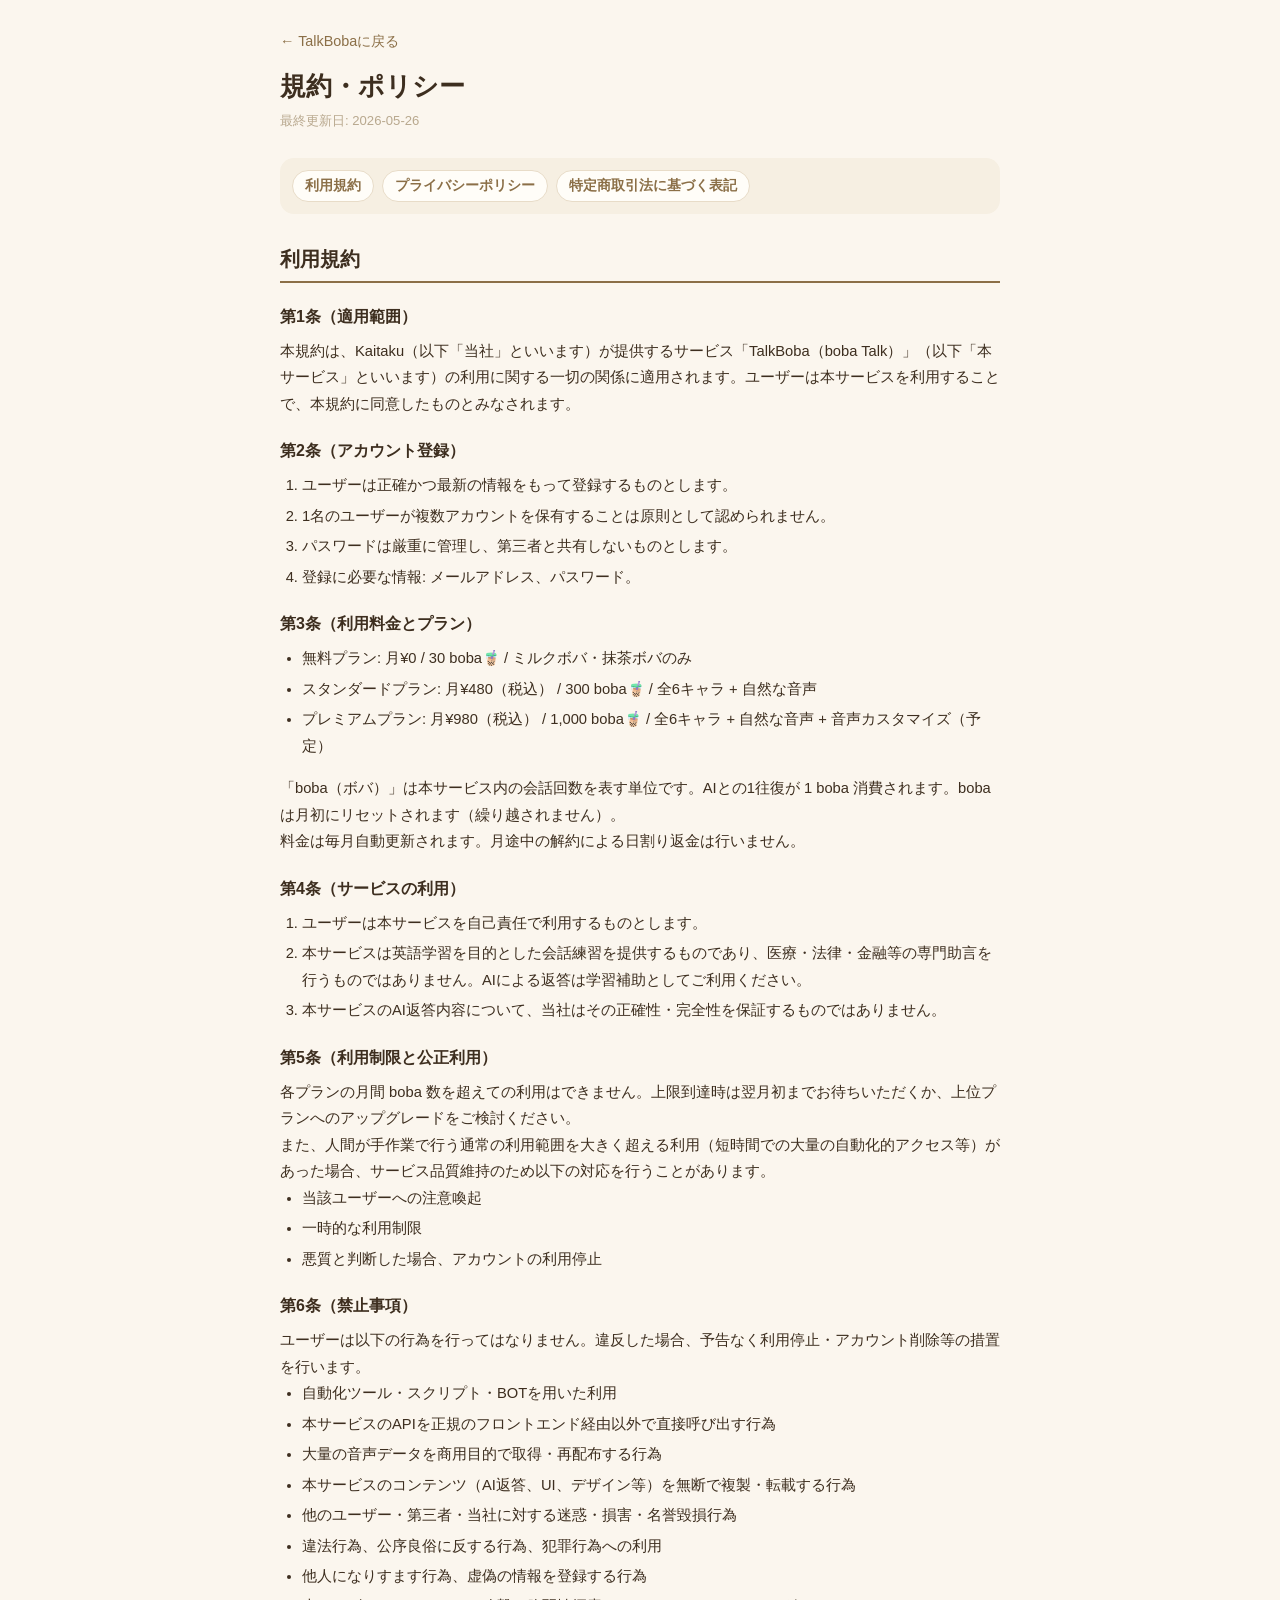
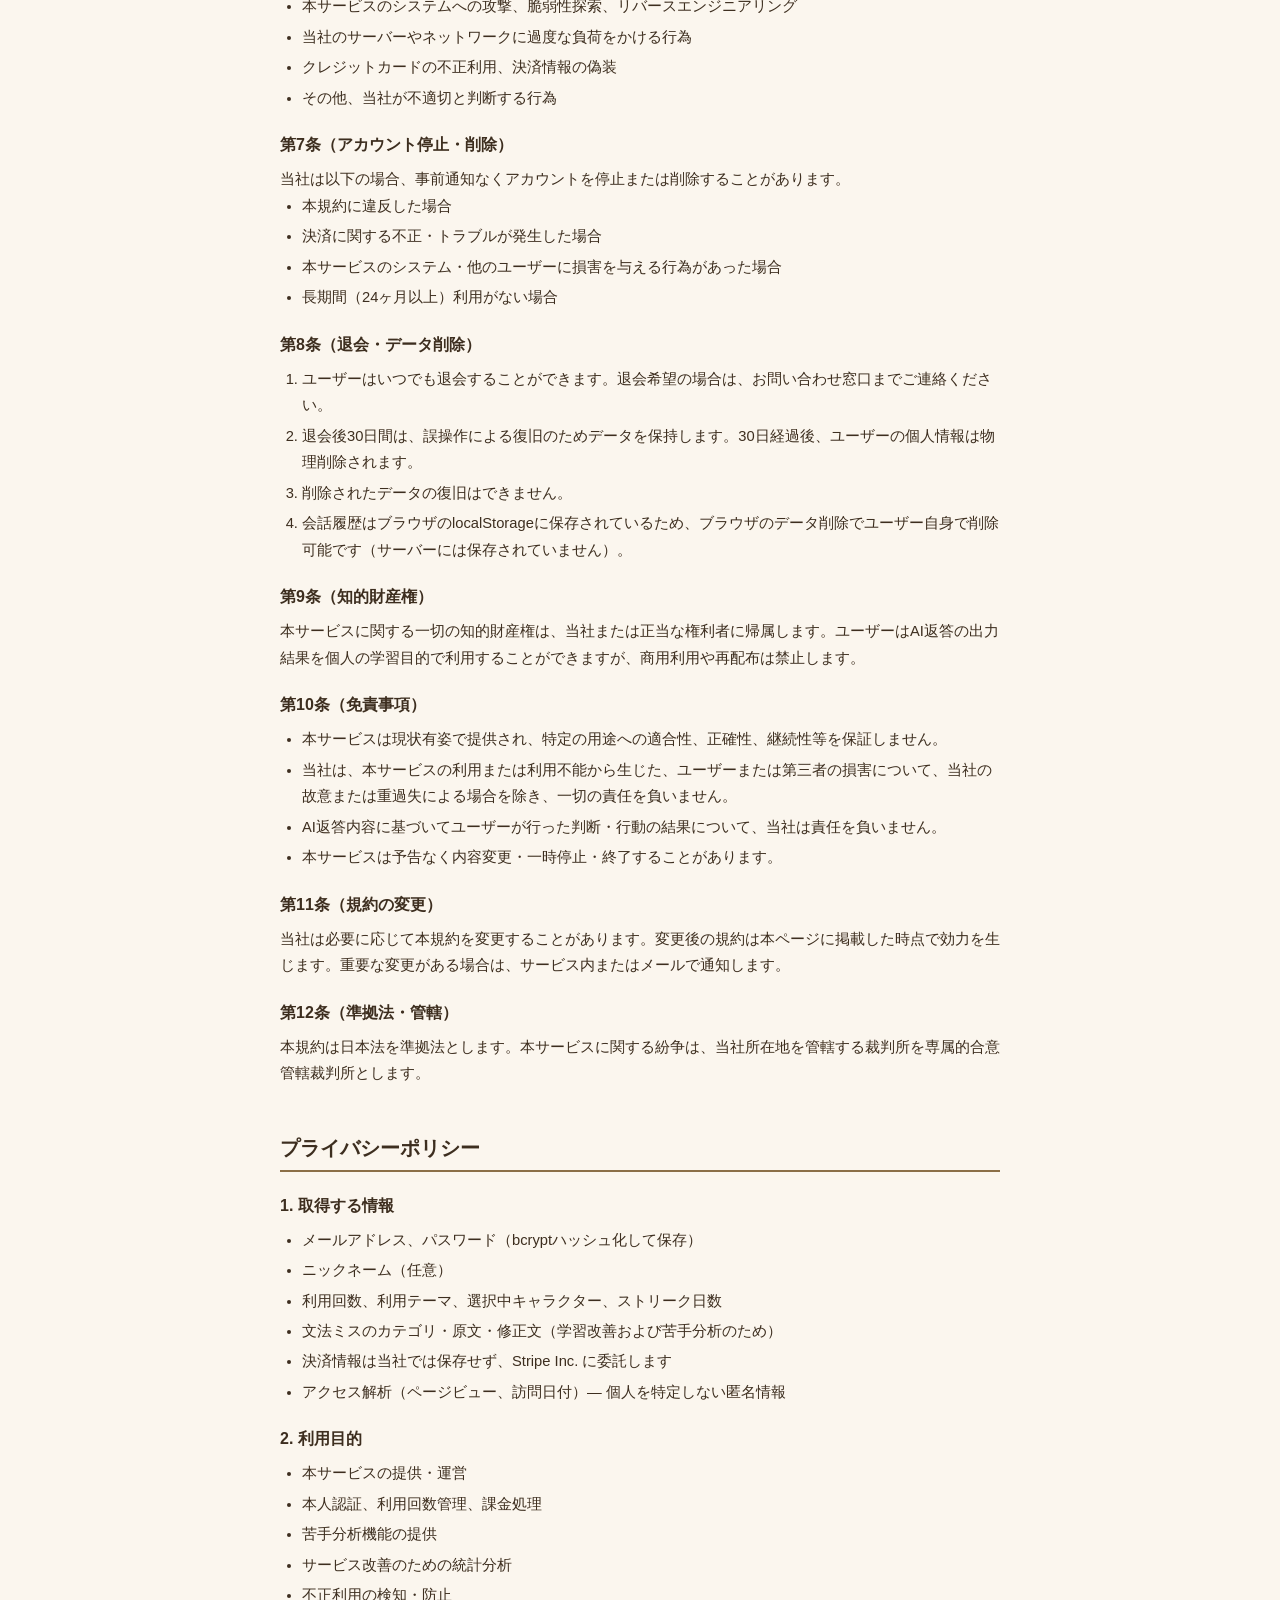
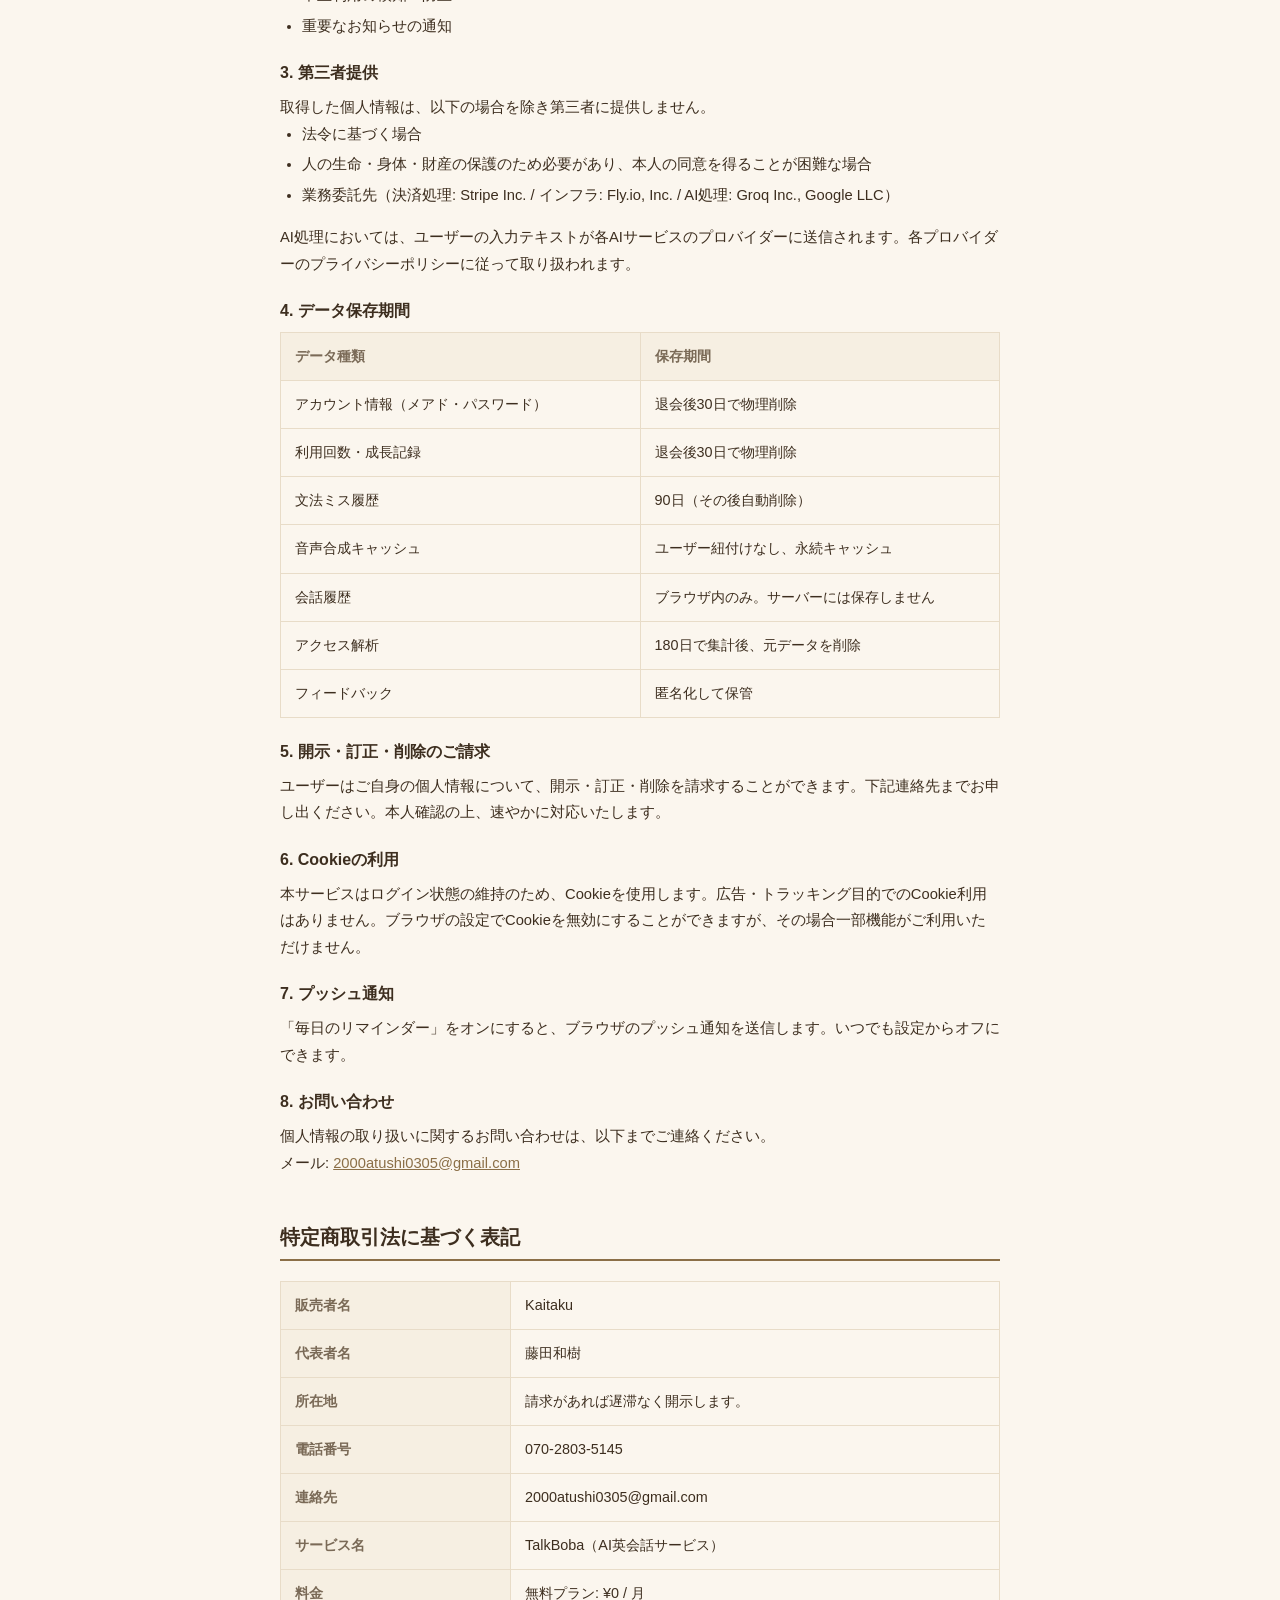
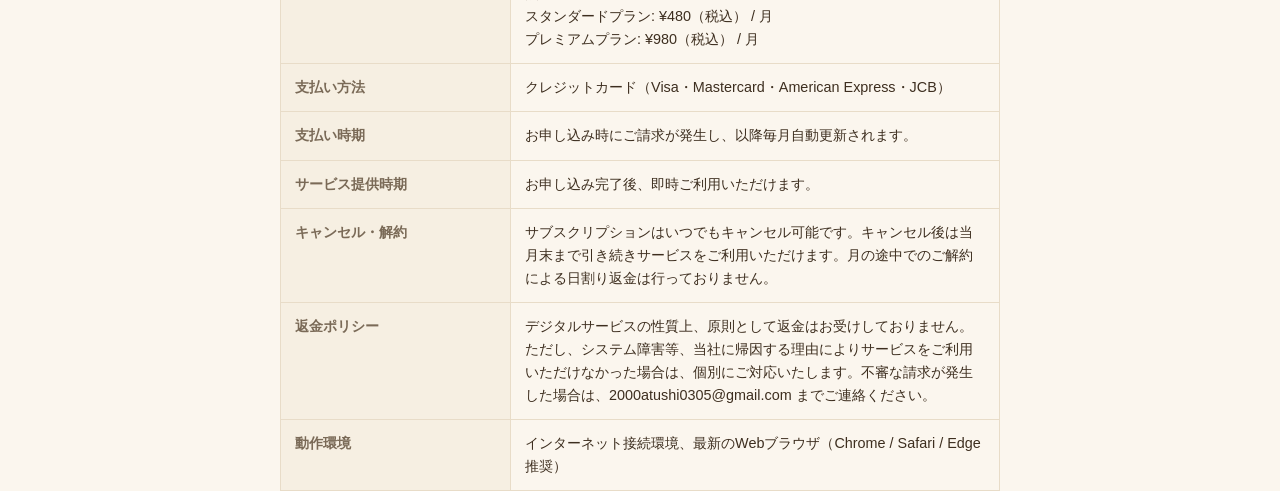
<file: public/legal.html>
<!DOCTYPE html>
<html lang="ja">
<head>
  <meta charset="UTF-8">
  <meta name="viewport" content="width=device-width, initial-scale=1.0">
  <title>規約・ポリシー - TalkBoba</title>
  <link rel="stylesheet" href="/public/style.css">
  <style>
    .legal-container {
      max-width: 760px;
      margin: 0 auto;
      padding: 32px 20px 80px;
    }
    .legal-back {
      display: inline-block;
      margin-bottom: 18px;
      color: var(--brown-2);
      text-decoration: none;
      font-size: 0.9rem;
    }
    .legal-back:hover { text-decoration: underline; }
    .legal-container h1 {
      font-size: 1.6rem;
      font-weight: 800;
      margin-bottom: 8px;
      color: var(--ink);
    }
    .legal-updated {
      font-size: 0.82rem;
      color: var(--ink-faint);
      margin-bottom: 28px;
    }
    .legal-nav {
      display: flex;
      gap: 8px;
      flex-wrap: wrap;
      padding: 12px;
      background: var(--cream-soft);
      border-radius: 14px;
      margin-bottom: 32px;
    }
    .legal-nav a {
      display: inline-block;
      padding: 6px 12px;
      background: var(--cream-surface);
      color: var(--brown-2);
      text-decoration: none;
      border-radius: 18px;
      font-size: 0.85rem;
      font-weight: 600;
      border: 1px solid var(--line);
    }
    .legal-nav a:hover {
      background: var(--brown-soft);
    }
    .legal-section {
      margin-bottom: 48px;
      scroll-margin-top: 20px;
    }
    .legal-section h2 {
      font-size: 1.25rem;
      font-weight: 700;
      color: var(--ink);
      border-bottom: 2px solid var(--brown-2);
      padding-bottom: 8px;
      margin-bottom: 20px;
    }
    .legal-section h3 {
      font-size: 1rem;
      font-weight: 700;
      color: var(--ink);
      margin-top: 24px;
      margin-bottom: 10px;
    }
    .legal-section p,
    .legal-section li {
      font-size: 0.92rem;
      line-height: 1.8;
      color: var(--ink);
    }
    .legal-section ul,
    .legal-section ol {
      padding-left: 22px;
      margin-bottom: 16px;
    }
    .legal-section li { margin-bottom: 4px; }
    table.legal-table {
      width: 100%;
      border-collapse: collapse;
      font-size: 0.9rem;
      margin-bottom: 20px;
    }
    table.legal-table th,
    table.legal-table td {
      padding: 12px 14px;
      border: 1px solid var(--line);
      text-align: left;
      vertical-align: top;
      line-height: 1.6;
    }
    table.legal-table th {
      width: 32%;
      background: var(--cream-soft);
      color: var(--ink-muted);
      font-weight: 600;
    }
    table.legal-table td { color: var(--ink); }
  </style>
</head>
<body>
  <div class="legal-container">
    <a href="/" class="legal-back">← TalkBobaに戻る</a>
    <h1>規約・ポリシー</h1>
    <p class="legal-updated">最終更新日: 2026-05-26</p>

    <nav class="legal-nav">
      <a href="#tos">利用規約</a>
      <a href="#privacy">プライバシーポリシー</a>
      <a href="#commerce">特定商取引法に基づく表記</a>
    </nav>

    <!-- ─────────────────────────────────────────── 利用規約 -->
    <section class="legal-section" id="tos">
      <h2>利用規約</h2>

      <h3>第1条（適用範囲）</h3>
      <p>本規約は、Kaitaku（以下「当社」といいます）が提供するサービス「TalkBoba（boba Talk）」（以下「本サービス」といいます）の利用に関する一切の関係に適用されます。ユーザーは本サービスを利用することで、本規約に同意したものとみなされます。</p>

      <h3>第2条（アカウント登録）</h3>
      <ol>
        <li>ユーザーは正確かつ最新の情報をもって登録するものとします。</li>
        <li>1名のユーザーが複数アカウントを保有することは原則として認められません。</li>
        <li>パスワードは厳重に管理し、第三者と共有しないものとします。</li>
        <li>登録に必要な情報: メールアドレス、パスワード。</li>
      </ol>

      <h3>第3条（利用料金とプラン）</h3>
      <ul>
        <li>無料プラン: 月¥0 / 30 boba🧋 / ミルクボバ・抹茶ボバのみ</li>
        <li>スタンダードプラン: 月¥480（税込） / 300 boba🧋 / 全6キャラ + 自然な音声</li>
        <li>プレミアムプラン: 月¥980（税込） / 1,000 boba🧋 / 全6キャラ + 自然な音声 + 音声カスタマイズ（予定）</li>
      </ul>
      <p>「boba（ボバ）」は本サービス内の会話回数を表す単位です。AIとの1往復が 1 boba 消費されます。boba は月初にリセットされます（繰り越されません）。</p>
      <p>料金は毎月自動更新されます。月途中の解約による日割り返金は行いません。</p>

      <h3>第4条（サービスの利用）</h3>
      <ol>
        <li>ユーザーは本サービスを自己責任で利用するものとします。</li>
        <li>本サービスは英語学習を目的とした会話練習を提供するものであり、医療・法律・金融等の専門助言を行うものではありません。AIによる返答は学習補助としてご利用ください。</li>
        <li>本サービスのAI返答内容について、当社はその正確性・完全性を保証するものではありません。</li>
      </ol>

      <h3>第5条（利用制限と公正利用）</h3>
      <p>各プランの月間 boba 数を超えての利用はできません。上限到達時は翌月初までお待ちいただくか、上位プランへのアップグレードをご検討ください。</p>
      <p>また、人間が手作業で行う通常の利用範囲を大きく超える利用（短時間での大量の自動化的アクセス等）があった場合、サービス品質維持のため以下の対応を行うことがあります。</p>
      <ul>
        <li>当該ユーザーへの注意喚起</li>
        <li>一時的な利用制限</li>
        <li>悪質と判断した場合、アカウントの利用停止</li>
      </ul>

      <h3>第6条（禁止事項）</h3>
      <p>ユーザーは以下の行為を行ってはなりません。違反した場合、予告なく利用停止・アカウント削除等の措置を行います。</p>
      <ul>
        <li>自動化ツール・スクリプト・BOTを用いた利用</li>
        <li>本サービスのAPIを正規のフロントエンド経由以外で直接呼び出す行為</li>
        <li>大量の音声データを商用目的で取得・再配布する行為</li>
        <li>本サービスのコンテンツ（AI返答、UI、デザイン等）を無断で複製・転載する行為</li>
        <li>他のユーザー・第三者・当社に対する迷惑・損害・名誉毀損行為</li>
        <li>違法行為、公序良俗に反する行為、犯罪行為への利用</li>
        <li>他人になりすます行為、虚偽の情報を登録する行為</li>
        <li>本サービスのシステムへの攻撃、脆弱性探索、リバースエンジニアリング</li>
        <li>当社のサーバーやネットワークに過度な負荷をかける行為</li>
        <li>クレジットカードの不正利用、決済情報の偽装</li>
        <li>その他、当社が不適切と判断する行為</li>
      </ul>

      <h3>第7条（アカウント停止・削除）</h3>
      <p>当社は以下の場合、事前通知なくアカウントを停止または削除することがあります。</p>
      <ul>
        <li>本規約に違反した場合</li>
        <li>決済に関する不正・トラブルが発生した場合</li>
        <li>本サービスのシステム・他のユーザーに損害を与える行為があった場合</li>
        <li>長期間（24ヶ月以上）利用がない場合</li>
      </ul>

      <h3>第8条（退会・データ削除）</h3>
      <ol>
        <li>ユーザーはいつでも退会することができます。退会希望の場合は、お問い合わせ窓口までご連絡ください。</li>
        <li>退会後30日間は、誤操作による復旧のためデータを保持します。30日経過後、ユーザーの個人情報は物理削除されます。</li>
        <li>削除されたデータの復旧はできません。</li>
        <li>会話履歴はブラウザのlocalStorageに保存されているため、ブラウザのデータ削除でユーザー自身で削除可能です（サーバーには保存されていません）。</li>
      </ol>

      <h3>第9条（知的財産権）</h3>
      <p>本サービスに関する一切の知的財産権は、当社または正当な権利者に帰属します。ユーザーはAI返答の出力結果を個人の学習目的で利用することができますが、商用利用や再配布は禁止します。</p>

      <h3>第10条（免責事項）</h3>
      <ul>
        <li>本サービスは現状有姿で提供され、特定の用途への適合性、正確性、継続性等を保証しません。</li>
        <li>当社は、本サービスの利用または利用不能から生じた、ユーザーまたは第三者の損害について、当社の故意または重過失による場合を除き、一切の責任を負いません。</li>
        <li>AI返答内容に基づいてユーザーが行った判断・行動の結果について、当社は責任を負いません。</li>
        <li>本サービスは予告なく内容変更・一時停止・終了することがあります。</li>
      </ul>

      <h3>第11条（規約の変更）</h3>
      <p>当社は必要に応じて本規約を変更することがあります。変更後の規約は本ページに掲載した時点で効力を生じます。重要な変更がある場合は、サービス内またはメールで通知します。</p>

      <h3>第12条（準拠法・管轄）</h3>
      <p>本規約は日本法を準拠法とします。本サービスに関する紛争は、当社所在地を管轄する裁判所を専属的合意管轄裁判所とします。</p>
    </section>

    <!-- ───────────────────────────── プライバシーポリシー -->
    <section class="legal-section" id="privacy">
      <h2>プライバシーポリシー</h2>

      <h3>1. 取得する情報</h3>
      <ul>
        <li>メールアドレス、パスワード（bcryptハッシュ化して保存）</li>
        <li>ニックネーム（任意）</li>
        <li>利用回数、利用テーマ、選択中キャラクター、ストリーク日数</li>
        <li>文法ミスのカテゴリ・原文・修正文（学習改善および苦手分析のため）</li>
        <li>決済情報は当社では保存せず、Stripe Inc. に委託します</li>
        <li>アクセス解析（ページビュー、訪問日付）— 個人を特定しない匿名情報</li>
      </ul>

      <h3>2. 利用目的</h3>
      <ul>
        <li>本サービスの提供・運営</li>
        <li>本人認証、利用回数管理、課金処理</li>
        <li>苦手分析機能の提供</li>
        <li>サービス改善のための統計分析</li>
        <li>不正利用の検知・防止</li>
        <li>重要なお知らせの通知</li>
      </ul>

      <h3>3. 第三者提供</h3>
      <p>取得した個人情報は、以下の場合を除き第三者に提供しません。</p>
      <ul>
        <li>法令に基づく場合</li>
        <li>人の生命・身体・財産の保護のため必要があり、本人の同意を得ることが困難な場合</li>
        <li>業務委託先（決済処理: Stripe Inc. / インフラ: Fly.io, Inc. / AI処理: Groq Inc., Google LLC）</li>
      </ul>
      <p>AI処理においては、ユーザーの入力テキストが各AIサービスのプロバイダーに送信されます。各プロバイダーのプライバシーポリシーに従って取り扱われます。</p>

      <h3>4. データ保存期間</h3>
      <table class="legal-table">
        <tr><th>データ種類</th><th>保存期間</th></tr>
        <tr><td>アカウント情報（メアド・パスワード）</td><td>退会後30日で物理削除</td></tr>
        <tr><td>利用回数・成長記録</td><td>退会後30日で物理削除</td></tr>
        <tr><td>文法ミス履歴</td><td>90日（その後自動削除）</td></tr>
        <tr><td>音声合成キャッシュ</td><td>ユーザー紐付けなし、永続キャッシュ</td></tr>
        <tr><td>会話履歴</td><td>ブラウザ内のみ。サーバーには保存しません</td></tr>
        <tr><td>アクセス解析</td><td>180日で集計後、元データを削除</td></tr>
        <tr><td>フィードバック</td><td>匿名化して保管</td></tr>
      </table>

      <h3>5. 開示・訂正・削除のご請求</h3>
      <p>ユーザーはご自身の個人情報について、開示・訂正・削除を請求することができます。下記連絡先までお申し出ください。本人確認の上、速やかに対応いたします。</p>

      <h3>6. Cookieの利用</h3>
      <p>本サービスはログイン状態の維持のため、Cookieを使用します。広告・トラッキング目的でのCookie利用はありません。ブラウザの設定でCookieを無効にすることができますが、その場合一部機能がご利用いただけません。</p>

      <h3>7. プッシュ通知</h3>
      <p>「毎日のリマインダー」をオンにすると、ブラウザのプッシュ通知を送信します。いつでも設定からオフにできます。</p>

      <h3>8. お問い合わせ</h3>
      <p>個人情報の取り扱いに関するお問い合わせは、以下までご連絡ください。</p>
      <p>メール: <a href="mailto:2000atushi0305@gmail.com" style="color:var(--brown-2);">2000atushi0305@gmail.com</a></p>
    </section>

    <!-- ──────────────────────────── 特商法表記 -->
    <section class="legal-section" id="commerce">
      <h2>特定商取引法に基づく表記</h2>
      <table class="legal-table">
        <tr><th>販売者名</th><td>Kaitaku</td></tr>
        <tr><th>代表者名</th><td>藤田和樹</td></tr>
        <tr><th>所在地</th><td>請求があれば遅滞なく開示します。</td></tr>
        <tr><th>電話番号</th><td>070-2803-5145</td></tr>
        <tr><th>連絡先</th><td>2000atushi0305@gmail.com</td></tr>
        <tr><th>サービス名</th><td>TalkBoba（AI英会話サービス）</td></tr>
        <tr><th>料金</th><td>
          無料プラン: ¥0 / 月<br>
          スタンダードプラン: ¥480（税込） / 月<br>
          プレミアムプラン: ¥980（税込） / 月
        </td></tr>
        <tr><th>支払い方法</th><td>クレジットカード（Visa・Mastercard・American Express・JCB）</td></tr>
        <tr><th>支払い時期</th><td>お申し込み時にご請求が発生し、以降毎月自動更新されます。</td></tr>
        <tr><th>サービス提供時期</th><td>お申し込み完了後、即時ご利用いただけます。</td></tr>
        <tr><th>キャンセル・解約</th><td>サブスクリプションはいつでもキャンセル可能です。キャンセル後は当月末まで引き続きサービスをご利用いただけます。月の途中でのご解約による日割り返金は行っておりません。</td></tr>
        <tr><th>返金ポリシー</th><td>デジタルサービスの性質上、原則として返金はお受けしておりません。ただし、システム障害等、当社に帰因する理由によりサービスをご利用いただけなかった場合は、個別にご対応いたします。不審な請求が発生した場合は、2000atushi0305@gmail.com までご連絡ください。</td></tr>
        <tr><th>動作環境</th><td>インターネット接続環境、最新のWebブラウザ（Chrome / Safari / Edge 推奨）</td></tr>
      </table>
    </section>
  </div>
</body>
</html>
</file>
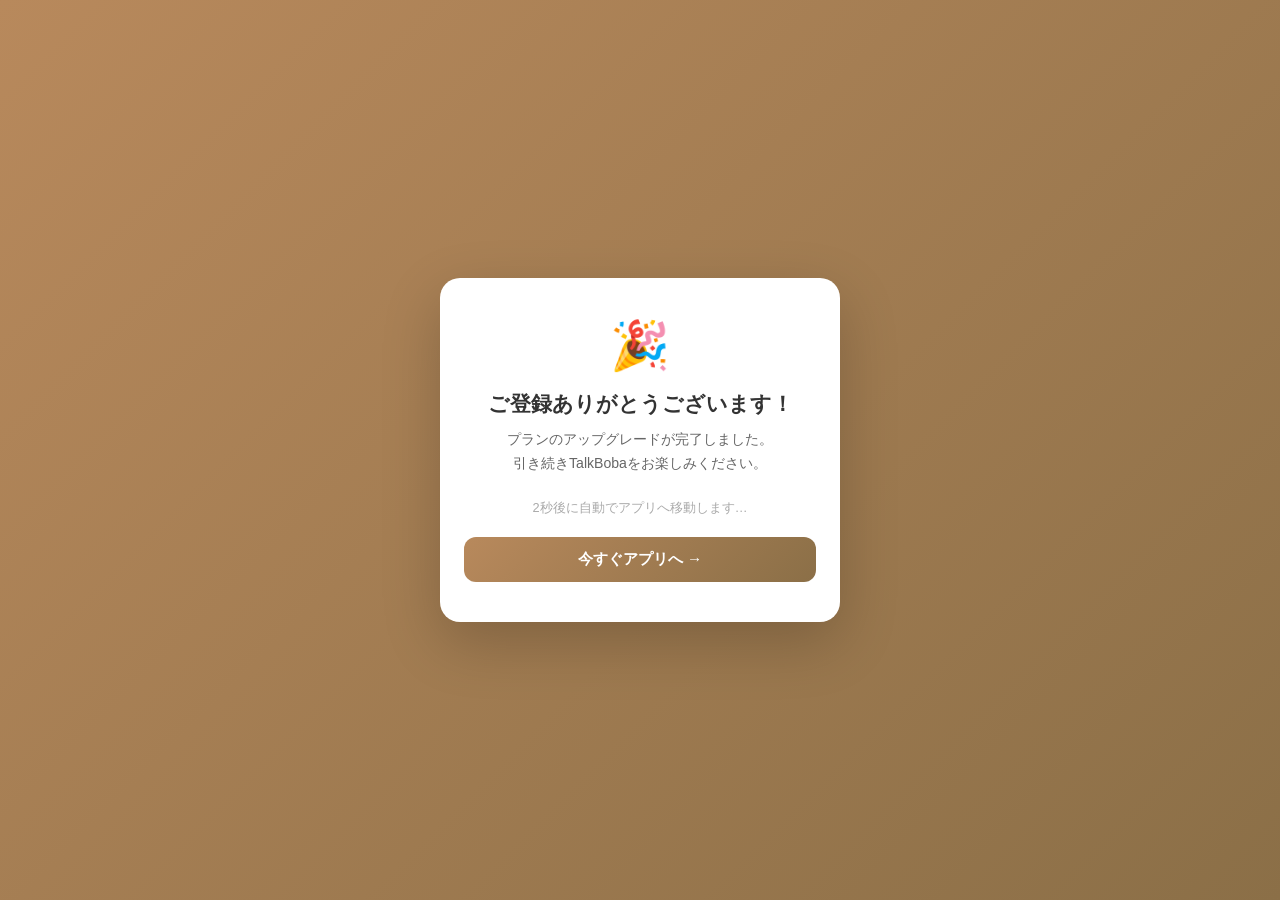
<file: public/payment_success.html>
<!DOCTYPE html>
<html lang="ja">
<head>
  <meta charset="UTF-8">
  <meta name="viewport" content="width=device-width, initial-scale=1.0">
  <title>TalkBoba - 支払い完了</title>
  <link rel="stylesheet" href="/public/style.css">
</head>
<body class="auth-body">
  <div class="auth-container" style="text-align:center;">
    <div class="auth-card" style="padding:40px 24px;">
      <div style="font-size:3rem;margin-bottom:16px;">🎉</div>
      <h2 style="font-size:1.3rem;color:#333;margin-bottom:10px;">ご登録ありがとうございます！</h2>
      <p style="font-size:0.88rem;color:#666;line-height:1.7;margin-bottom:24px;">
        プランのアップグレードが完了しました。<br>
        引き続きTalkBobaをお楽しみください。
      </p>
      <div id="countdown" style="font-size:0.8rem;color:#aaa;margin-bottom:20px;">
        3秒後に自動でアプリへ移動します…
      </div>
      <a href="/" class="auth-submit" style="display:block;text-decoration:none;">
        今すぐアプリへ →
      </a>
    </div>
  </div>
  <script>
    let n = 3;
    const el = document.getElementById("countdown");
    const t = setInterval(() => {
      n--;
      if (n <= 0) { clearInterval(t); location.href = "/"; }
      else el.textContent = `${n}秒後に自動でアプリへ移動します…`;
    }, 1000);
  </script>
</body>
</html>
</file>
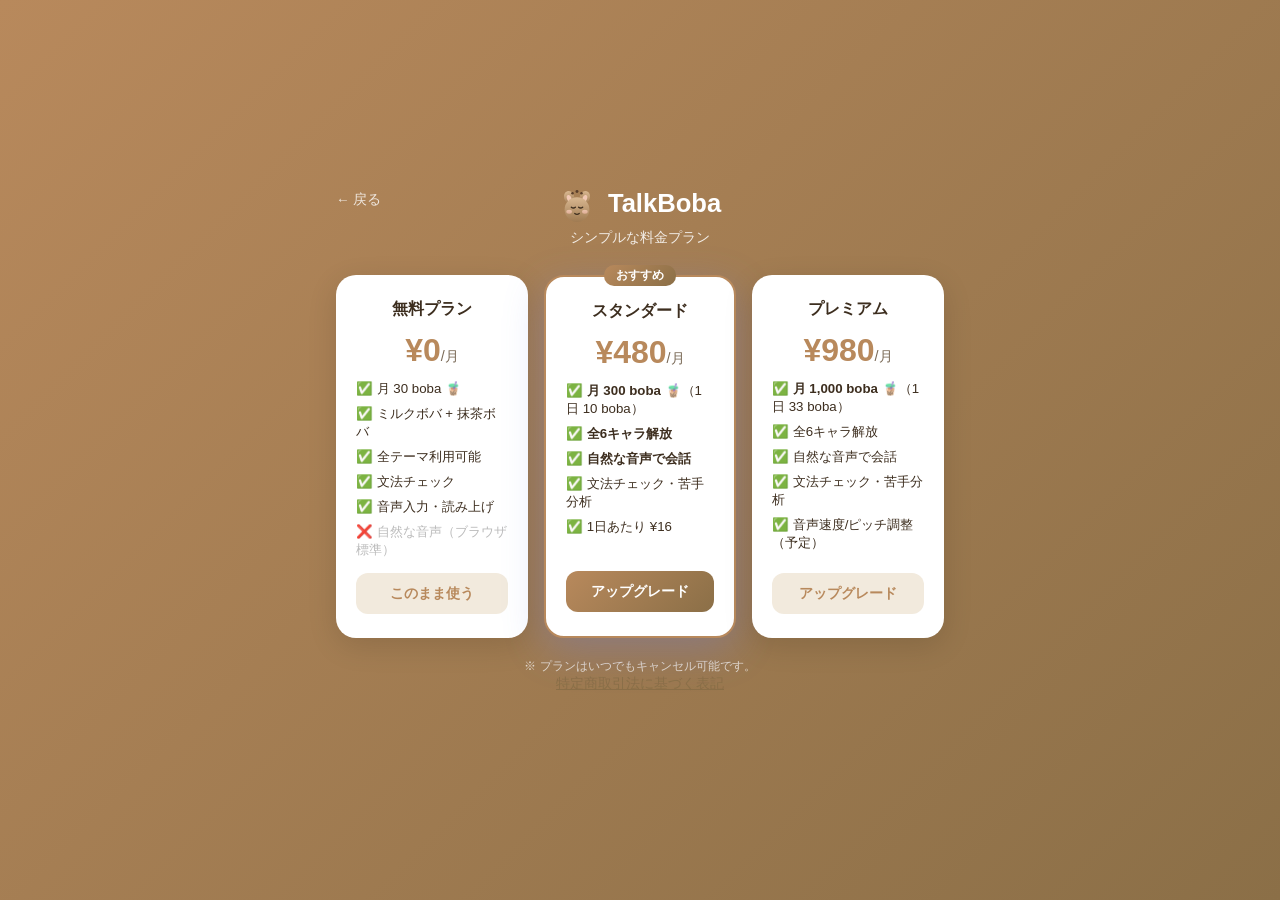
<file: public/plans.html>
<!DOCTYPE html>
<html lang="ja">
<head>
  <meta charset="UTF-8">
  <meta name="viewport" content="width=device-width, initial-scale=1.0, user-scalable=no">
  <title>TalkBoba - プラン</title>
  <link rel="stylesheet" href="/public/style.css">
</head>
<body class="auth-body">

  <div class="plans-container">
    <div class="plans-header">
      <a href="/" class="plans-back">← 戻る</a>
      <h1><img src="/public/boba-icon.svg" style="width:36px;height:36px;vertical-align:middle;margin-right:6px;"> TalkBoba</h1>
      <p>シンプルな料金プラン</p>
    </div>

    <div class="plans-grid plans-grid-3">

      <!-- Free -->
      <div class="plan-card">
        <div class="plan-name">無料プラン</div>
        <div class="plan-price">¥0<span>/月</span></div>
        <ul class="plan-features">
          <li>✅ 月 30 boba 🧋</li>
          <li>✅ ミルクボバ + 抹茶ボバ</li>
          <li>✅ 全テーマ利用可能</li>
          <li>✅ 文法チェック</li>
          <li>✅ 音声入力・読み上げ</li>
          <li class="plan-disabled">❌ 自然な音声（ブラウザ標準）</li>
        </ul>
        <a href="/" class="plan-btn plan-btn-secondary">このまま使う</a>
      </div>

      <!-- Standard -->
      <div class="plan-card plan-card-featured">
        <div class="plan-badge">おすすめ</div>
        <div class="plan-name">スタンダード</div>
        <div class="plan-price">¥480<span>/月</span></div>
        <ul class="plan-features">
          <li>✅ <strong>月 300 boba 🧋</strong>（1日 10 boba）</li>
          <li>✅ <strong>全6キャラ解放</strong></li>
          <li>✅ <strong>自然な音声で会話</strong></li>
          <li>✅ 文法チェック・苦手分析</li>
          <li>✅ 1日あたり ¥16</li>
        </ul>
        <button class="plan-btn plan-btn-primary" data-plan="light">アップグレード</button>
      </div>

      <!-- Premium -->
      <div class="plan-card">
        <div class="plan-name">プレミアム</div>
        <div class="plan-price">¥980<span>/月</span></div>
        <ul class="plan-features">
          <li>✅ <strong>月 1,000 boba 🧋</strong>（1日 33 boba）</li>
          <li>✅ 全6キャラ解放</li>
          <li>✅ 自然な音声で会話</li>
          <li>✅ 文法チェック・苦手分析</li>
          <li>✅ 音声速度/ピッチ調整（予定）</li>
        </ul>
        <button class="plan-btn plan-btn-secondary" data-plan="premium">アップグレード</button>
      </div>

    </div>

    <p class="plans-note">
      ※ プランはいつでもキャンセル可能です。<br>
      <a href="/legal" style="color:var(--brown-2);font-size:0.85rem;">特定商取引法に基づく表記</a>
    </p>
  </div>

  <script>
    document.querySelectorAll(".plan-btn[data-plan]").forEach(btn => {
      btn.addEventListener("click", async () => {
        const plan = btn.dataset.plan;
        btn.disabled = true;
        btn.textContent = "処理中…";

        const res  = await fetch("/api/stripe/checkout", {
          method:  "POST",
          headers: { "Content-Type": "application/json" },
          body:    JSON.stringify({ plan }),
        });
        const data = await res.json();

        if (data.url) {
          location.href = data.url;
        } else if (res.status === 401) {
          location.href = "/auth";
        } else {
          alert(data.error || "エラーが発生しました。もう一度お試しください。");
          btn.disabled = false;
          btn.textContent = "アップグレード";
        }
      });
    });
  </script>
</body>
</html>
</file>
<file: public/style.css>
/* ========================================================================
   Design tokens — Boba milk-tea palette
   ======================================================================== */
:root {
  /* surfaces */
  --cream-bg:      #FBF6EE;  /* page bg */
  --cream-soft:    #F6EFE2;  /* settings/panel bg */
  --cream-surface: #FFFDF8;  /* card surface (was white) */
  --ai-bubble:     #F2EADD;  /* AI bubble bg (was var(--ai-bubble)) */

  /* brand: milk tea brown */
  --brown-1:       #B8895C;  /* light milk brown (was var(--brown-1)) */
  --brown-2:       #8B6F47;  /* milk brown main */
  --brown-3:       #6B4F32;  /* dark roast (was var(--brown-2) / hover) */
  --brown-soft:    #EAD9C2;  /* tinted bg (was var(--brown-soft)/var(--brown-soft)) */

  /* tapioca pearl (deep roast) */
  --pearl:         #3D2615;
  --pearl-soft:    #5A3E2A;

  /* accents */
  --matcha:        #6B8E5A;  /* matcha green sub accent */
  --matcha-soft:   #DCE7CF;
  --sakura:        #E8B4A0;  /* sakura pearl accent */
  --sakura-soft:   #FBE7DD;
  --honey:         #D4A256;  /* honey/caramel for streaks/highlights */

  /* ink */
  --ink:           #3D2E1F;
  --ink-muted:     #7A6A57;
  --ink-faint:     #B8A88E;
  --line:          #E8DCC8;

  /* status */
  --warm:          #C97A3F;  /* warning/correction (was #ffc107 zone) */
  --cool:          #5C8DAF;  /* info/tip (was #2196f3) */

  /* gradient */
  --grad-brand:    linear-gradient(135deg, var(--brown-1) 0%, var(--brown-2) 100%);
  --grad-warm:     linear-gradient(135deg, var(--sakura) 0%, var(--honey) 100%);
}

* { box-sizing: border-box; margin: 0; padding: 0; }

body {
  font-family: -apple-system, BlinkMacSystemFont, "Hiragino Sans", "Yu Gothic", "Segoe UI", sans-serif;
  background: var(--cream-bg);
  color: var(--ink);
  height: 100dvh;
  display: flex;
  justify-content: center;
}

.container {
  width: 100%;
  max-width: 700px;
  display: flex;
  flex-direction: column;
  background: var(--cream-surface);
  box-shadow: 0 0 30px rgba(93,60,30,0.12);
  height: 100dvh;
}

/* ── Header ── */
header {
  background: linear-gradient(135deg, var(--brown-1) 0%, var(--brown-2) 100%);
  color: white;
  padding: 14px 16px;
  display: flex;
  align-items: center;
  justify-content: space-between;
  flex-shrink: 0;
}

header h1 { font-size: 1.3rem; font-weight: 700; display: flex; align-items: center; gap: 6px; }
.logo-icon { width: 28px; height: 28px; vertical-align: middle; }

.header-right { display: flex; gap: 6px; }

.icon-btn {
  background: rgba(255,255,255,0.2);
  border: none;
  border-radius: 8px;
  color: white;
  font-size: 0.78rem;
  height: 36px;
  padding: 0 10px;
  cursor: pointer;
  display: flex;
  align-items: center;
  gap: 4px;
  white-space: nowrap;
  transition: background 0.15s;
}
.icon-btn:hover { background: rgba(255,255,255,0.35); }
a.icon-btn { text-decoration: none; }

/* ── Settings Panel (inside drawer) ── */
.settings-panel {
  background: var(--cream-soft);
  border-radius: 12px;
  padding: 12px 14px;
  margin-bottom: 14px;
}

.settings-row {
  display: flex;
  align-items: center;
  gap: 10px;
  margin-bottom: 10px;
}
.settings-row:last-of-type { margin-bottom: 10px; }

.settings-label {
  font-size: 0.8rem;
  font-weight: 600;
  color: var(--ink-muted);
  width: 96px;
  flex-shrink: 0;
}

.settings-select {
  flex: 1;
  padding: 6px 10px;
  border: 1px solid var(--line);
  border-radius: 8px;
  font-size: 0.88rem;
  background: white;
  color: var(--ink);
}

.diff-buttons { display: flex; gap: 6px; }

.diff-btn {
  padding: 5px 14px;
  border: 1.5px solid var(--line);
  border-radius: 16px;
  background: white;
  color: var(--ink-muted);
  font-size: 0.82rem;
  cursor: pointer;
  transition: all 0.15s;
}
.diff-btn.active {
  background: linear-gradient(135deg, var(--brown-1), var(--brown-2));
  border-color: transparent;
  color: white;
  font-weight: 600;
}

.btn-new-chat {
  width: 100%;
  padding: 8px;
  border: 1.5px dashed var(--brown-1);
  border-radius: 8px;
  background: transparent;
  color: var(--brown-1);
  font-size: 0.85rem;
  cursor: pointer;
  transition: background 0.15s;
}
.btn-new-chat:hover { background: var(--brown-soft); }

.btn-feedback {
  display: block;
  width: 100%;
  padding: 8px;
  border: 1.5px solid var(--matcha-soft);
  border-radius: 8px;
  background: transparent;
  color: var(--matcha);
  font-size: 0.85rem;
  text-align: center;
  text-decoration: none;
  transition: background 0.15s;
  box-sizing: border-box;
}
.btn-feedback:hover { background: var(--matcha-soft); }

/* ── Session info bar ── */
.session-info {
  background: var(--brown-soft);
  border-bottom: 1px solid var(--line);
  padding: 5px 16px;
  font-size: 0.78rem;
  color: var(--ink-muted);
  display: flex;
  align-items: center;
  gap: 4px;
  flex-shrink: 0;
}
.session-sep { opacity: 0.5; }

/* ── Chat area ── */
#chat-area {
  flex: 1;
  min-height: 0;
  overflow-y: auto;
  padding: 14px;
  display: flex;
  flex-direction: column;
  gap: 14px;
  -webkit-overflow-scrolling: touch;
}

/* ── Messages ── */
.message {
  display: flex;
  flex-direction: column;
  max-width: 92%;
}
.message.user { align-self: flex-end; align-items: flex-end; }
.message.ai   { align-self: flex-start; align-items: flex-start; }

.message-label { font-size: 0.68rem; color: var(--ink-faint); margin-bottom: 3px; padding: 0 4px; }

.bubble {
  padding: 11px 14px;
  border-radius: 18px;
  line-height: 1.55;
  word-break: break-word;
}
.message.user .bubble {
  background: linear-gradient(135deg, var(--brown-1), var(--brown-2));
  color: white;
  border-bottom-right-radius: 4px;
  font-size: 0.95rem;
}
.message.ai .bubble {
  background: var(--ai-bubble);
  color: var(--ink);
  border-bottom-left-radius: 4px;
}

.ai-english-row {
  display: flex;
  align-items: flex-start;
  gap: 8px;
}
.ai-english { font-size: 0.97rem; font-weight: 500; flex: 1; }

.replay-btn {
  background: none;
  border: none;
  cursor: pointer;
  font-size: 1rem;
  opacity: 0.5;
  padding: 0;
  flex-shrink: 0;
  line-height: 1.4;
  transition: opacity 0.15s;
}
.replay-btn:hover { opacity: 1; }

.ai-translation {
  margin-top: 7px;
  padding-top: 7px;
  border-top: 1px solid var(--line);
  font-size: 0.83rem;
  color: var(--ink-muted);
}
.ai-translation::before { content: "🇯🇵 "; }

.user-translation {
  margin-top: 5px;
  font-size: 0.78rem;
  color: var(--ink-muted);
  text-align: right;
  padding-right: 2px;
}

.change-marker {
  text-align: center;
  font-size: 0.75rem;
  color: var(--ink-faint);
  margin: 10px 0;
  padding: 4px 0;
  border-top: 1px dashed var(--line);
  border-bottom: 1px dashed var(--line);
}

.ai-correction {
  margin-top: 7px;
  padding: 7px 10px;
  background: #fff8e1;
  border-left: 3px solid #ffc107;
  border-radius: 0 8px 8px 0;
  font-size: 0.8rem;
  color: #6c4f00;
}
.ai-correction::before { content: "✏️ 文法チェック: "; font-weight: 600; }

.ai-tip {
  margin-top: 7px;
  padding: 7px 10px;
  background: #e8f4fd;
  border-left: 3px solid #2196f3;
  border-radius: 0 8px 8px 0;
  font-size: 0.8rem;
  color: #0a3d6b;
}
.ai-tip::before { content: "💡 表現メモ: "; font-weight: 600; }

/* Typing */
.typing-indicator {
  display: flex;
  align-items: center;
  gap: 4px;
  padding: 12px 16px;
  background: var(--ai-bubble);
  border-radius: 18px;
  border-bottom-left-radius: 4px;
}
.typing-indicator span {
  width: 7px; height: 7px;
  background: var(--ink-faint);
  border-radius: 50%;
  animation: bounce 1.2s infinite ease-in-out;
}
.typing-indicator span:nth-child(2) { animation-delay: 0.2s; }
.typing-indicator span:nth-child(3) { animation-delay: 0.4s; }
@keyframes bounce {
  0%, 60%, 100% { transform: translateY(0); }
  30% { transform: translateY(-6px); }
}

/* ── Input area ── */
#input-area {
  padding: 10px 12px;
  border-top: 1px solid var(--line);
  background: white;
  flex-shrink: 0;
}

.voice-status {
  display: flex;
  align-items: center;
  gap: 7px;
  font-size: 0.82rem;
  color: #e53935;
  padding-bottom: 7px;
}
.recording-dot {
  width: 8px; height: 8px;
  background: #e53935;
  border-radius: 50%;
  animation: blink 1s infinite;
}
@keyframes blink { 0%,100%{opacity:1} 50%{opacity:0} }

.input-row { display: flex; gap: 7px; align-items: flex-end; }

#text-input {
  flex: 1;
  padding: 11px 15px;
  border: 2px solid var(--line);
  border-radius: 16px;
  font-size: 0.95rem;
  font-family: inherit;
  outline: none;
  transition: border-color 0.2s;
  min-width: 0;
  resize: none;
  overflow: hidden;
  line-height: 1.45;
  max-height: 160px;
  overflow-y: auto;
}
#text-input:focus { border-color: var(--brown-1); }

.btn {
  width: 44px; height: 44px;
  border: none;
  border-radius: 50%;
  cursor: pointer;
  font-size: 1.05rem;
  display: flex;
  align-items: center;
  justify-content: center;
  transition: transform 0.1s;
  flex-shrink: 0;
  -webkit-tap-highlight-color: transparent;
}
.btn:active { transform: scale(0.9); }

.btn-send {
  background: linear-gradient(135deg, var(--brown-1), var(--brown-2));
  color: white;
}
.btn-mic { background: var(--ai-bubble); color: var(--ink); }
.btn-mic.recording {
  background: #e53935;
  color: white;
  animation: pulse 1s infinite;
}
@keyframes pulse {
  0%,100% { box-shadow: 0 0 0 0 rgba(229,57,53,0.4); }
  50%      { box-shadow: 0 0 0 8px rgba(229,57,53,0); }
}

.speech-preview {
  margin-top: 6px;
  padding: 5px 12px;
  background: var(--brown-soft);
  border-radius: 8px;
  font-size: 0.82rem;
  color: var(--brown-3);
}

/* ── TTS controls ── */
#tts-controls {
  padding: 6px 16px 10px;
  display: flex;
  gap: 12px;
  align-items: center;
  border-top: 1px solid #f0f0f0;
  flex-shrink: 0;
}

.toggle-label {
  display: flex;
  align-items: center;
  gap: 5px;
  font-size: 0.78rem;
  color: var(--ink-muted);
  cursor: pointer;
  white-space: nowrap;
}

.tts-loading {
  font-size: 0.75rem;
  color: var(--ink-muted);
  animation: pulse 1.2s ease-in-out infinite;
}

@keyframes pulse {
  0%, 100% { opacity: 1; }
  50%       { opacity: 0.3; }
}

/* ── Welcome ── */
.welcome {
  text-align: center;
  padding: 24px 16px;
  color: var(--ink-muted);
}
.welcome h2 { font-size: 1.05rem; color: var(--ink-muted); margin-bottom: 6px; }
.welcome p  { font-size: 0.83rem; line-height: 1.6; }

.starter-buttons {
  display: flex;
  flex-wrap: wrap;
  gap: 7px;
  justify-content: center;
  margin-top: 14px;
}
.starter-btn {
  padding: 7px 13px;
  background: var(--ai-bubble);
  border: 1px solid var(--line);
  border-radius: 16px;
  font-size: 0.8rem;
  cursor: pointer;
  color: var(--ink);
  transition: background 0.15s;
}
.starter-btn:hover { background: #e4e6ea; }

/* ── History Modal ── */
.modal-overlay {
  position: fixed;
  inset: 0;
  background: rgba(0,0,0,0.45);
  z-index: 100;
}

.modal {
  position: fixed;
  bottom: 0;
  left: 50%;
  transform: translateX(-50%);
  width: 100%;
  max-width: 700px;
  max-height: 75dvh;
  background: white;
  border-radius: 20px 20px 0 0;
  z-index: 101;
  overflow: hidden;
}

.modal-content {
  display: flex;
  flex-direction: column;
  height: 100%;
  max-height: 75dvh;
  overflow: hidden;
}

.modal-header {
  display: flex;
  align-items: center;
  justify-content: space-between;
  padding: 16px 20px 12px;
  border-bottom: 1px solid var(--line);
  flex-shrink: 0;
}
.modal-header h2 { font-size: 1rem; color: var(--ink); }
.modal-header .icon-btn {
  background: var(--ai-bubble);
  color: var(--ink-muted);
  font-size: 0.85rem;
  width: 30px;
  height: 30px;
}

#history-list {
  flex: 1;
  min-height: 0;
  overflow-y: auto;
  padding: 12px 16px;
  -webkit-overflow-scrolling: touch;
}

.history-item {
  padding: 12px;
  border: 1px solid var(--line);
  border-radius: 12px;
  margin-bottom: 10px;
}

.history-meta {
  display: flex;
  align-items: center;
  gap: 6px;
  margin-bottom: 5px;
  flex-wrap: wrap;
}

.history-date { font-size: 0.75rem; color: var(--ink-faint); }

.history-badge {
  font-size: 0.72rem;
  padding: 2px 8px;
  background: var(--brown-soft);
  color: var(--brown-1);
  border-radius: 10px;
  font-weight: 500;
}

.history-preview {
  font-size: 0.83rem;
  color: var(--ink-muted);
  margin-bottom: 8px;
  line-height: 1.4;
}

.history-actions { display: flex; gap: 7px; }

.btn-history-load {
  padding: 5px 14px;
  background: linear-gradient(135deg, var(--brown-1), var(--brown-2));
  color: white;
  border: none;
  border-radius: 12px;
  font-size: 0.8rem;
  cursor: pointer;
}
.btn-history-delete {
  padding: 5px 14px;
  background: #f8f8f8;
  color: #e53935;
  border: 1px solid #fdd;
  border-radius: 12px;
  font-size: 0.8rem;
  cursor: pointer;
}

.no-history {
  text-align: center;
  color: var(--ink-faint);
  font-size: 0.88rem;
  padding: 30px 0;
}

/* ── Usage badge ── */
.usage-badge {
  display: flex;
  align-items: center;
  gap: 6px;
  padding: 4px 10px;
  border-radius: 14px;
  background: rgba(255,255,255,0.2);
  color: white;
  white-space: nowrap;
  border: 1px solid rgba(255,255,255,0.35);
}
.badge-plan {
  font-size: 0.7rem;
  font-weight: 700;
  background: rgba(255,255,255,0.3);
  padding: 1px 6px;
  border-radius: 8px;
}
.badge-usage {
  font-size: 0.72rem;
  font-weight: 600;
}
.usage-badge.usage-low   { background: rgba(255,180,0,0.4); border-color: rgba(255,220,0,0.5); }
.usage-badge.usage-empty { background: rgba(229,57,53,0.5); border-color: rgba(255,100,80,0.5); }

/* ── Review Modal ── */
.review-modal-content { max-height: 85dvh; }
.review-subtitle {
  font-size: 0.82rem;
  color: var(--ink-muted);
  padding: 8px 20px 4px;
  flex-shrink: 0;
}
#review-cards {
  flex: 1;
  overflow-y: auto;
  padding: 12px 16px;
  display: flex;
  flex-direction: column;
  gap: 12px;
}
.review-loading, .review-empty, .review-error {
  text-align: center;
  color: var(--ink-muted);
  font-size: 0.9rem;
  padding: 24px;
}
.review-card {
  border: 1.5px solid var(--brown-soft);
  border-radius: 14px;
  padding: 14px 16px;
  background: var(--cream-soft);
  position: relative;
}
.review-card-expression {
  font-size: 1.1rem;
  font-weight: 700;
  color: var(--brown-3);
  margin-bottom: 4px;
}
.review-card-japanese {
  font-size: 0.85rem;
  color: var(--ink-muted);
  margin-bottom: 6px;
}
.review-card-hint {
  font-size: 0.78rem;
  color: var(--ink-muted);
  background: var(--brown-soft);
  padding: 4px 10px;
  border-radius: 8px;
  margin-bottom: 8px;
  display: inline-block;
}
.review-card-example {
  font-size: 0.82rem;
  color: var(--ink-muted);
  font-style: italic;
  margin-bottom: 10px;
}
.review-card-challenge {
  background: linear-gradient(135deg, var(--brown-1), var(--brown-2));
  color: white;
  border: none;
  border-radius: 8px;
  padding: 6px 14px;
  font-size: 0.8rem;
  font-weight: 600;
  cursor: pointer;
  transition: opacity 0.15s;
}
.review-card-challenge:hover   { opacity: 0.85; }
.review-card-challenge:disabled { opacity: 0.5; cursor: default; }
.btn-review-done {
  margin: 8px 16px 16px;
  padding: 12px;
  background: var(--brown-1);
  color: white;
  border: none;
  border-radius: 12px;
  font-size: 0.9rem;
  font-weight: 600;
  cursor: pointer;
  flex-shrink: 0;
  transition: background 0.15s;
}
.btn-review-done:hover { background: var(--brown-3); }

/* ── Hint Button & Chips ── */
.btn-hint {
  background: #fff9e6;
  border: 1px solid #f0d060;
  color: #b8860b;
  border-radius: 10px;
  padding: 0 10px;
  font-size: 1.1rem;
  cursor: pointer;
  transition: background 0.15s;
  flex-shrink: 0;
}
.btn-hint:hover { background: #fff3c0; }
.btn-hint:disabled { opacity: 0.6; cursor: default; }

.hint-chips {
  display: flex;
  flex-wrap: wrap;
  gap: 6px;
  padding: 8px 12px;
  background: #fffdf0;
  border-top: 1px solid #f0e8a0;
  animation: fadeInUp 0.2s ease;
}
.hint-chip {
  background: white;
  border: 1px solid #d4c060;
  border-radius: 20px;
  padding: 6px 14px;
  font-size: 0.85rem;
  color: var(--ink);
  cursor: pointer;
  transition: background 0.15s, border-color 0.15s;
  text-align: left;
  line-height: 1.4;
}
.hint-chip:hover {
  background: #fffbe0;
  border-color: #b8a030;
}

/* ── Pronunciation Score ── */
.pronunciation-score {
  display: flex;
  align-items: center;
  gap: 10px;
  padding: 8px 14px;
  background: #f7f9ff;
  border-top: 1px solid var(--line);
  animation: fadeInUp 0.3s ease;
}
.pron-label {
  font-size: 0.72rem;
  color: var(--ink-muted);
  white-space: nowrap;
}
.pron-grade {
  font-size: 2rem;
  font-weight: 900;
  line-height: 1;
  min-width: 32px;
  text-align: center;
}
.pron-message {
  font-size: 0.88rem;
  color: var(--ink-muted);
  flex: 1;
}
.pron-retry {
  background: var(--brown-soft);
  border: 1px solid #c5caf0;
  border-radius: 8px;
  padding: 5px 10px;
  font-size: 0.82rem;
  cursor: pointer;
  color: #4a5af0;
  white-space: nowrap;
}
.pron-retry:hover { background: #e0e4ff; }

/* ── Stats Modal ── */
.stats-streak-section {
  text-align: center;
  padding: 20px 16px 12px;
  border-bottom: 1px solid var(--line);
}
.stats-streak-num {
  font-size: 2rem;
  font-weight: 700;
  color: var(--ink);
  line-height: 1.2;
}
.stats-streak-msg {
  font-size: 0.82rem;
  color: var(--ink-muted);
  margin-top: 4px;
}
.stats-section-label {
  font-size: 0.75rem;
  font-weight: 700;
  color: var(--ink-faint);
  text-transform: uppercase;
  letter-spacing: 0.05em;
  padding: 12px 16px 6px;
}
.stats-progress-list {
  padding: 0 16px 16px;
  display: flex;
  flex-direction: column;
  gap: 10px;
  overflow-y: auto;
  max-height: 50dvh;
}
.stats-theme-item { display: flex; flex-direction: column; gap: 4px; }
.stats-theme-empty { opacity: 0.4; }
.stats-theme-top {
  display: flex;
  align-items: center;
  gap: 6px;
}
.stats-theme-name  { font-size: 0.85rem; font-weight: 600; color: var(--ink); flex: 1; }
.stats-theme-level { font-size: 0.75rem; font-weight: 700; }
.stats-theme-count { font-size: 0.72rem; color: var(--ink-faint); }

/* バッジをクリッカブルに */
.usage-badge { cursor: pointer; }
.usage-badge:hover { background: rgba(255,255,255,0.3); }

/* ── Theme Progress bar (shared) ── */
.progress-bar-bg {
  height: 6px;
  background: var(--line);
  border-radius: 4px;
  overflow: hidden;
}
.progress-bar-fill {
  height: 100%;
  border-radius: 4px;
  transition: width 0.5s ease;
}

/* ── Daily Challenge banner ── */
.daily-banner {
  background: linear-gradient(135deg, #fff8e1, #fff3cd);
  border: 1.5px solid #ffe082;
  border-radius: 14px;
  padding: 12px 16px;
  margin: 10px 0;
  text-align: left;
}
.daily-banner-label    { font-size: 0.72rem; color: #f57c00; font-weight: 700; margin-bottom: 4px; }
.daily-banner-expression { font-size: 1.05rem; font-weight: 700; color: var(--ink); margin-bottom: 2px; }
.daily-banner-japanese { font-size: 0.82rem; color: var(--ink-muted); margin-bottom: 4px; }
.daily-banner-hint     { font-size: 0.75rem; color: var(--ink-muted); margin-bottom: 10px; }
.daily-start-btn {
  background: linear-gradient(135deg, #ff9800, #f57c00);
  color: white;
  border: none;
  border-radius: 8px;
  padding: 7px 16px;
  font-size: 0.82rem;
  font-weight: 600;
  cursor: pointer;
  transition: opacity 0.15s;
}
.daily-start-btn:hover { opacity: 0.85; }
.daily-done { font-size: 0.82rem; color: #43a047; font-weight: 600; }

/* ── Quick mode ── */
.quick-mode-notice {
  background: linear-gradient(135deg, #fff8e1, #fff3cd);
  border-left: 4px solid #ff9800;
  padding: 10px 14px;
  font-size: 0.85rem;
  color: var(--ink-muted);
  border-radius: 8px;
  margin-bottom: 8px;
}
.quick-done-card {
  text-align: center;
  background: linear-gradient(135deg, #e8f5e9, #f1f8e9);
  border: 1.5px solid #a5d6a7;
  border-radius: 14px;
  padding: 14px;
  margin: 8px 0;
  font-size: 0.9rem;
  font-weight: 600;
  color: #2e7d32;
  animation: slideIn 0.3s ease;
}
.notify-toggle-wrap { display: flex; align-items: center; }

/* ── Challenge banner (ウェルカム画面) ── */
.challenge-banner {
  position: relative;
  background: linear-gradient(135deg, var(--brown-soft), var(--brown-soft));
  border: 1.5px solid var(--brown-soft);
  border-radius: 14px;
  padding: 12px 16px;
  margin: 10px 0;
  text-align: left;
}
.challenge-label  { font-size: 0.72rem; color: var(--ink-muted); font-weight: 600; margin-bottom: 4px; }
.challenge-expression { font-size: 1rem; font-weight: 700; color: var(--brown-3); margin-bottom: 2px; }
.challenge-hint   { font-size: 0.78rem; color: var(--ink-muted); margin-bottom: 10px; }
.challenge-btn    { background: linear-gradient(135deg, var(--brown-1), var(--brown-2)) !important; color: white !important; }
.challenge-dismiss {
  position: absolute;
  top: 8px; right: 10px;
  background: none;
  border: none;
  font-size: 0.8rem;
  color: var(--ink-faint);
  cursor: pointer;
}
.challenge-dismiss:hover { color: var(--ink-muted); }

/* ── Streak inside usage badge ── */
.badge-streak {
  font-size: 0.78rem;
  font-weight: 700;
  background: rgba(255,160,0,0.35);
  padding: 1px 6px;
  border-radius: 8px;
  letter-spacing: -0.5px;
}

/* ── Streak praise card ── */
.streak-card {
  display: flex;
  align-items: center;
  gap: 10px;
  margin: 8px 12px;
  padding: 10px 14px;
  border-radius: 12px;
  background: linear-gradient(135deg, #ff9a00 0%, #ffcc00 100%);
  color: var(--ink);
  font-size: 0.85rem;
  font-weight: 600;
  box-shadow: 0 2px 8px rgba(255,160,0,0.35);
  animation: slideIn 0.3s ease;
}
.streak-card-fire { font-size: 0.9rem; font-weight: 700; white-space: nowrap; }
.streak-card-msg  { flex: 1; }
.streak-card-close {
  background: none;
  border: none;
  font-size: 0.8rem;
  cursor: pointer;
  opacity: 0.6;
  padding: 2px 4px;
}
.streak-card-close:hover { opacity: 1; }
@keyframes slideIn {
  from { opacity: 0; transform: translateY(6px); }
  to   { opacity: 1; transform: translateY(0); }
}

/* ── Auth page ── */
.auth-body {
  background: linear-gradient(135deg, var(--brown-1) 0%, var(--brown-2) 100%);
  min-height: 100dvh;
  display: flex;
  align-items: center;
  justify-content: center;
  padding: 20px;
  overflow-y: auto;
}

@media (max-width: 640px) {
  .auth-body {
    align-items: flex-start;
  }
}

.auth-container {
  width: 100%;
  max-width: 400px;
}

.auth-logo {
  text-align: center;
  color: white;
  margin-bottom: 24px;
}
.auth-logo h1 { font-size: 1.8rem; margin-bottom: 6px; }
.auth-logo p  { font-size: 0.88rem; opacity: 0.85; }

.auth-card {
  background: white;
  border-radius: 20px;
  padding: 28px 24px;
  box-shadow: 0 20px 60px rgba(0,0,0,0.2);
}

.auth-tabs {
  display: flex;
  border-radius: 10px;
  background: var(--ai-bubble);
  padding: 3px;
  margin-bottom: 22px;
}
.auth-tab {
  flex: 1;
  padding: 8px;
  border: none;
  border-radius: 8px;
  background: transparent;
  font-size: 0.88rem;
  color: #777;
  cursor: pointer;
  font-weight: 500;
  transition: all 0.15s;
}
.auth-tab.active {
  background: white;
  color: var(--brown-1);
  box-shadow: 0 1px 4px rgba(0,0,0,0.12);
  font-weight: 700;
}

.auth-form { display: flex; flex-direction: column; gap: 14px; }

.auth-field { display: flex; flex-direction: column; gap: 5px; }
.auth-field label { font-size: 0.8rem; font-weight: 600; color: var(--ink-muted); }
.password-wrap {
  position: relative;
  display: flex;
  align-items: center;
}
.password-wrap input {
  flex: 1;
  padding-right: 42px;
}
.pw-toggle {
  position: absolute;
  right: 10px;
  background: none;
  border: none;
  cursor: pointer;
  font-size: 1rem;
  opacity: 0.5;
  padding: 0;
  line-height: 1;
}
.pw-toggle:hover { opacity: 0.9; }

.auth-field input {
  width: 100%;
  padding: 11px 14px;
  border: 2px solid var(--line);
  border-radius: 10px;
  font-size: 0.95rem;
  outline: none;
  transition: border-color 0.2s;
}
.auth-field input:focus { border-color: var(--brown-1); }

.auth-error {
  font-size: 0.82rem;
  color: #c00;
  background: #fff0f0;
  border: 1px solid #fcc;
  border-radius: 8px;
  padding: 8px 12px;
}

.auth-submit {
  padding: 12px;
  background: linear-gradient(135deg, var(--brown-1), var(--brown-2));
  color: white;
  border: none;
  border-radius: 12px;
  font-size: 0.95rem;
  font-weight: 700;
  cursor: pointer;
  margin-top: 4px;
  transition: opacity 0.15s;
}
.auth-submit:disabled { opacity: 0.65; cursor: not-allowed; }

.auth-note {
  font-size: 0.75rem;
  color: var(--ink-faint);
  text-align: center;
  margin-top: -4px;
}

/* ── Limit reached banner ── */
.limit-banner {
  display: flex;
  align-items: center;
  gap: 12px;
  background: linear-gradient(135deg, #fff3cd, #ffe8a1);
  border: 1.5px solid #ffc107;
  border-radius: 16px;
  padding: 14px 16px;
  margin: 4px 0;
}
.limit-banner-icon { font-size: 1.6rem; flex-shrink: 0; }
.limit-banner-text {
  flex: 1;
  display: flex;
  flex-direction: column;
  gap: 3px;
}
.limit-banner-text strong { font-size: 0.88rem; color: #5a3e00; }
.limit-banner-text span   { font-size: 0.78rem; color: #7a5500; }
.limit-banner-btn {
  flex-shrink: 0;
  padding: 8px 14px;
  background: linear-gradient(135deg, var(--brown-1), var(--brown-2));
  color: white;
  border-radius: 12px;
  font-size: 0.82rem;
  font-weight: 700;
  text-decoration: none;
  white-space: nowrap;
}

/* ── Plans page ── */
.plans-container {
  width: 100%;
  max-width: 640px;
  padding: 20px 16px 40px;
}

.plans-header {
  text-align: center;
  color: white;
  margin-bottom: 28px;
  position: relative;
}
.plans-back {
  position: absolute;
  left: 0;
  top: 4px;
  color: rgba(255,255,255,0.8);
  font-size: 0.85rem;
  text-decoration: none;
}
.plans-back:hover { color: white; }
.plans-header h1 { font-size: 1.6rem; margin-bottom: 5px; }
.plans-header p  { font-size: 0.88rem; opacity: 0.85; }

.plans-grid {
  display: grid;
  grid-template-columns: 1fr 1fr;
  gap: 16px;
}
.plans-grid-3 {
  grid-template-columns: 1fr 1fr 1fr;
}
@media (max-width: 640px) {
  .plans-grid-3 { grid-template-columns: 1fr; }
}
@media (max-width: 480px) {
  .plans-grid { grid-template-columns: 1fr; }
}

.plan-card {
  background: white;
  border-radius: 20px;
  padding: 24px 20px;
  box-shadow: 0 8px 30px rgba(0,0,0,0.12);
  position: relative;
  display: flex;
  flex-direction: column;
  gap: 14px;
}
.plan-card-featured {
  border: 2.5px solid var(--brown-1);
  box-shadow: 0 12px 40px rgba(102,126,234,0.3);
}

.plan-badge {
  position: absolute;
  top: -12px;
  left: 50%;
  transform: translateX(-50%);
  background: linear-gradient(135deg, var(--brown-1), var(--brown-2));
  color: white;
  font-size: 0.72rem;
  font-weight: 700;
  padding: 3px 12px;
  border-radius: 10px;
  white-space: nowrap;
}

.plan-name {
  font-size: 1rem;
  font-weight: 700;
  color: var(--ink);
  text-align: center;
}
.plan-price {
  font-size: 2rem;
  font-weight: 800;
  color: var(--brown-1);
  text-align: center;
  line-height: 1;
}
.plan-price span { font-size: 0.9rem; font-weight: 500; color: var(--ink-muted); }

.plan-features {
  list-style: none;
  display: flex;
  flex-direction: column;
  gap: 7px;
  flex: 1;
}
.plan-features li       { font-size: 0.83rem; color: var(--ink); }
.plan-features .plan-disabled { color: #bbb; }

.plan-btn {
  display: block;
  text-align: center;
  padding: 11px;
  border-radius: 12px;
  font-size: 0.88rem;
  font-weight: 700;
  cursor: pointer;
  border: none;
  text-decoration: none;
  transition: opacity 0.15s;
}
.plan-btn-primary {
  background: linear-gradient(135deg, var(--brown-1), var(--brown-2));
  color: white;
}
.plan-btn-secondary {
  background: var(--ai-bubble);
  color: var(--brown-1);
}
.plan-btn:disabled { opacity: 0.6; cursor: not-allowed; }

.plans-note {
  text-align: center;
  color: rgba(255,255,255,0.7);
  font-size: 0.78rem;
  margin-top: 20px;
}

/* ── AI Character ── */
#ai-character {
  display: flex;
  flex-direction: column;
  align-items: center;
  gap: 4px;
  padding: 10px 0 4px;
  user-select: none;
  pointer-events: none;
  animation: charFloat 3s ease-in-out infinite;
}
/* ── キャラ別カラー変種（顔・耳の色を上書き）── */
/* milk = デフォルト（CSSに既定値あり、上書き不要） */

/* 抹茶 */
#ai-character.char-of-matcha .char-face {
  background:
    radial-gradient(circle at 30% 30%, rgba(255,255,255,0.35), transparent 45%),
    linear-gradient(160deg, #A8C887 0%, #6B8E5A 100%);
}
#ai-character.char-of-matcha .char-ear { background: #6B8E5A; }
#ai-character.char-of-matcha .char-body::before,
#ai-character.char-of-matcha .char-body::after { background: #4A6740; }

/* 黒糖 */
#ai-character.char-of-kokutou .char-face {
  background:
    radial-gradient(circle at 30% 30%, rgba(255,255,255,0.3), transparent 45%),
    linear-gradient(160deg, #7A5230 0%, #4A2F1C 100%);
}
#ai-character.char-of-kokutou .char-ear { background: #4A2F1C; }
#ai-character.char-of-kokutou .char-body::before,
#ai-character.char-of-kokutou .char-body::after { background: #2A1A0A; }

/* いちご */
#ai-character.char-of-ichigo .char-face {
  background:
    radial-gradient(circle at 30% 30%, rgba(255,255,255,0.4), transparent 45%),
    linear-gradient(160deg, #FBD2DC 0%, #E88AA6 100%);
}
#ai-character.char-of-ichigo .char-ear { background: #E88AA6; }
#ai-character.char-of-ichigo .char-body::before,
#ai-character.char-of-ichigo .char-body::after { background: #7AA86B; }

/* コーヒー */
#ai-character.char-of-coffee .char-face {
  background:
    radial-gradient(circle at 30% 30%, rgba(255,255,255,0.25), transparent 45%),
    linear-gradient(160deg, #5C3A22 0%, #2A1A0A 100%);
}
#ai-character.char-of-coffee .char-ear { background: #2A1A0A; }
#ai-character.char-of-coffee .char-body::before,
#ai-character.char-of-coffee .char-body::after { background: #1A0A05; }

/* 桜 */
#ai-character.char-of-sakura .char-face {
  background:
    radial-gradient(circle at 30% 30%, rgba(255,255,255,0.5), transparent 45%),
    linear-gradient(160deg, #FBE2EA 0%, #E8A0B8 100%);
}
#ai-character.char-of-sakura .char-ear { background: #E8A0B8; }
#ai-character.char-of-sakura .char-body::before,
#ai-character.char-of-sakura .char-body::after { background: #C97A92; }

@keyframes charFloat {
  0%, 100% { transform: translateY(0); }
  50%       { transform: translateY(-5px); }
}

.char-body {
  position: relative;
  width: 78px;
  height: 78px;
}

/* tapioca pearls floating above head */
.char-body::before,
.char-body::after {
  content: "";
  position: absolute;
  background: var(--pearl);
  border-radius: 50%;
  z-index: 3;
  box-shadow: -8px 1px 0 -0.5px var(--pearl-soft);
}
.char-body::before {
  width: 5px; height: 5px;
  top: -2px; left: 32px;
}
.char-body::after {
  width: 4px; height: 4px;
  top: 1px; left: 44px;
  box-shadow: none;
}

/* leaf-shaped ears (matcha leaf) */
.char-ear {
  position: absolute;
  width: 20px;
  height: 26px;
  background: var(--matcha);
  top: -4px;
  z-index: 0;
  border-radius: 60% 40% 60% 40% / 70% 70% 30% 30%;
}
.char-ear::after {
  content: "";
  position: absolute;
  inset: 4px 4px 4px 4px;
  background: linear-gradient(160deg, transparent 50%, rgba(255,255,255,0.18) 100%);
  border-radius: inherit;
}
.char-ear.left  { left: 4px;  transform: rotate(-22deg); }
.char-ear.right { right: 4px; transform: rotate(22deg); }

/* face / cup body */
.char-face {
  position: absolute;
  bottom: 0;
  left: 50%;
  transform: translateX(-50%);
  width: 72px;
  height: 68px;
  border-radius: 48% 48% 50% 50% / 55% 55% 45% 45%;
  background:
    radial-gradient(circle at 30% 30%, rgba(255,255,255,0.35), transparent 45%),
    linear-gradient(160deg, #D9B891 0%, #A07B52 100%);
  box-shadow: 0 4px 14px rgba(93,60,30,0.28);
  z-index: 1;
  display: flex;
  flex-direction: column;
  align-items: center;
  justify-content: center;
  gap: 6px;
}

/* sakura cheeks */
.char-face::before,
.char-face::after {
  content: "";
  position: absolute;
  width: 12px;
  height: 8px;
  background: var(--sakura);
  border-radius: 50%;
  bottom: 18px;
  opacity: 0.75;
  filter: blur(0.5px);
}
.char-face::before { left: 6px; }
.char-face::after  { right: 6px; }

.char-eyes {
  display: flex;
  gap: 14px;
  margin-top: 2px;
}

.char-eye {
  width: 9px;
  height: 11px;
  border-radius: 50%;
  background: var(--ink);
  position: relative;
  transition: transform 0.2s ease, height 0.15s ease, width 0.15s ease, border-radius 0.15s ease;
}
.char-eye::after {
  content: "";
  position: absolute;
  width: 2.5px;
  height: 2.5px;
  background: white;
  border-radius: 50%;
  top: 1.5px;
  right: 1px;
}

/* default mouth: gentle smile */
.char-mouth {
  width: 14px;
  height: 7px;
  border: 2px solid var(--ink);
  border-top: none;
  border-radius: 0 0 18px 18px;
  margin-bottom: 4px;
  transition: all 0.18s ease;
  background: transparent;
}

/* ───── Mood: happy (default warm smile) ───── */
/* (default state — no overrides needed) */

/* ───── Mood: cheer (eyes up, big open smile) ───── */
#ai-character.mood-cheer .char-eye {
  height: 4px;
  width: 11px;
  border-radius: 0 0 50% 50% / 0 0 100% 100%;
  background: transparent;
  border-bottom: 2.5px solid var(--ink);
}
#ai-character.mood-cheer .char-eye::after { display: none; }
#ai-character.mood-cheer .char-mouth {
  width: 18px;
  height: 12px;
  border-radius: 50%;
  border: 2px solid var(--ink);
  border-top: none;
  background: var(--sakura-soft);
}
#ai-character.mood-cheer { animation: charCheer 0.5s ease-in-out 3; }
@keyframes charCheer {
  0%, 100% { transform: translateY(0)    rotate(0deg); }
  25%      { transform: translateY(-6px) rotate(-4deg); }
  75%      { transform: translateY(-6px) rotate(4deg); }
}

/* ───── Mood: wow (round eyes, small "O" mouth) ───── */
#ai-character.mood-wow .char-eye {
  width: 11px;
  height: 13px;
}
#ai-character.mood-wow .char-mouth {
  width: 9px;
  height: 9px;
  border-radius: 50%;
  border: 2px solid var(--ink);
  border-top: 2px solid var(--ink);
  background: var(--ink);
}

/* ───── Mood: think (one eye squint, mouth tilted) ───── */
#ai-character.mood-think .char-eye {
  height: 9px;
}
#ai-character.mood-think .char-eyes .char-eye:first-child {
  height: 3px;
  border-radius: 50% 50% 0 0;
}
#ai-character.mood-think .char-mouth {
  width: 10px;
  height: 4px;
  border-radius: 0 0 8px 8px / 0 0 100% 100%;
  transform: rotate(-8deg) translateX(-2px);
}

/* ───── Mood: oops (worried, downturn) ───── */
#ai-character.mood-oops .char-eye {
  width: 8px;
  height: 9px;
}
#ai-character.mood-oops .char-mouth {
  width: 12px;
  height: 5px;
  border: 2px solid var(--ink);
  border-bottom: none;
  border-radius: 18px 18px 0 0;
}

/* ───── Mood: shy (closed cheery eyes, blush stronger) ───── */
#ai-character.mood-shy .char-eye {
  height: 3px;
  width: 11px;
  border-radius: 50% 50% 0 0 / 100% 100% 0 0;
  background: transparent;
  border-top: 2.5px solid var(--ink);
}
#ai-character.mood-shy .char-eye::after { display: none; }
#ai-character.mood-shy .char-face::before,
#ai-character.mood-shy .char-face::after {
  width: 14px; height: 10px;
  background: var(--sakura);
  opacity: 1;
}
#ai-character.mood-shy .char-mouth {
  width: 10px;
  height: 5px;
  border-radius: 0 0 14px 14px;
}

/* ───── Mood: sleep (zZ closed eyes) ───── */
#ai-character.mood-sleep .char-eye {
  height: 2px;
  width: 9px;
  background: var(--ink);
  border-radius: 2px;
}
#ai-character.mood-sleep .char-eye::after { display: none; }
#ai-character.mood-sleep .char-mouth {
  width: 8px;
  height: 3px;
  border-radius: 4px;
  border: none;
  background: var(--ink);
}

/* talking: mouth opens/closes (overlays current mood) */
#ai-character.talking .char-mouth {
  animation: mouthTalk 0.28s ease-in-out infinite alternate;
}
@keyframes mouthTalk {
  from { height: 4px;  }
  to   { height: 12px; }
}

#ai-character.talking {
  animation: charTalk 0.4s ease-in-out infinite alternate;
}
@keyframes charTalk {
  from { transform: translateY(0)    rotate(-2deg); }
  to   { transform: translateY(-3px) rotate(2deg);  }
}

.char-label {
  font-size: 0.72rem;
  color: var(--ink-muted);
  font-weight: 500;
  letter-spacing: 0.03em;
}

/* ── Utilities ── */
.hidden { display: none !important; }

/* ── Mobile adjustments ── */
@media (max-width: 480px) {
  header h1 { font-size: 1.1rem; }
  .bubble { padding: 10px 12px; }
  .ai-english { font-size: 0.92rem; }
  #text-input { font-size: 16px; } /* prevent zoom on iOS */
}

/* ── スマホ自動レイアウト (540px以下) ── */
@media (max-width: 540px) {
  /* ヘッダー */
  header { padding: 10px 12px; }
  header h1 { font-size: 1.05rem; }
  .header-right { gap: 6px; }

  /* チャット・入力エリア */
  #chat-area { padding: 10px; gap: 10px; }
  #input-area { padding: 8px 10px; }
  #tts-controls { padding: 4px 12px 8px; }

  .pronunciation-score { padding: 6px 10px; }
  .pron-grade { font-size: 1.6rem; }
  .pron-message { font-size: 0.8rem; }
}

/* ── Feedback ── */
.feedback-stars {
  display: flex;
  justify-content: center;
  gap: 10px;
  font-size: 2.2rem;
  margin: 16px 0;
  cursor: pointer;
}
.fstar { color: var(--line); transition: color 0.15s; }
.fstar.selected, .fstar.hover { color: #f5a623; }

.feedback-comment {
  width: 100%;
  border: 2px solid var(--line);
  border-radius: 10px;
  padding: 10px 12px;
  font-size: 0.9rem;
  margin-bottom: 12px;
  resize: none;
  outline: none;
}
.feedback-comment:focus { border-color: var(--brown-1); }

/* ── Referral ── */
/* 招待リンク行: ラベルと内容を縦に積む（横長URLが折り返さないように） */
#referral-row {
  flex-direction: column;
  align-items: stretch;
  gap: 4px;
}
#referral-row .settings-label {
  width: auto;
  margin-bottom: 2px;
}
.referral-wrap {
  display: flex;
  align-items: center;
  gap: 8px;
  background: var(--cream-surface);
  border: 1px solid var(--line);
  border-radius: 10px;
  padding: 6px 8px 6px 12px;
  min-width: 0;
}
.referral-url {
  font-size: 0.75rem;
  color: var(--brown-2);
  flex: 1;
  min-width: 0;
  white-space: nowrap;
  overflow: hidden;
  text-overflow: ellipsis;
}
.referral-copy-btn {
  flex-shrink: 0;
  padding: 5px 12px;
  background: linear-gradient(135deg, var(--brown-1), var(--brown-2));
  color: white;
  border: none;
  border-radius: 8px;
  font-size: 0.78rem;
  cursor: pointer;
  white-space: nowrap;
}
.referral-note {
  font-size: 0.72rem;
  color: var(--ink-faint);
  margin-top: 2px;
  line-height: 1.5;
}
.ref-banner {
  background: #fff3cd;
  border: 1px solid #ffc107;
  border-radius: 8px;
  padding: 10px 14px;
  font-size: 0.9rem;
  color: #856404;
  text-align: center;
  margin-bottom: 4px;
}
.ref-banner.hidden { display: none; }

/* ── Onboarding ── */
.onboarding-overlay {
  position: fixed;
  inset: 0;
  background: rgba(0,0,0,0.6);
  display: flex;
  align-items: center;
  justify-content: center;
  z-index: 1000;
  padding: 20px;
}
.onboarding-overlay.hidden { display: none; }

.onboarding-modal {
  background: white;
  border-radius: 20px;
  padding: 36px 28px 24px;
  width: 100%;
  max-width: 380px;
  text-align: center;
  position: relative;
  animation: ob-in 0.3s ease;
}
@keyframes ob-in {
  from { transform: scale(0.92); opacity: 0; }
  to   { transform: scale(1);    opacity: 1; }
}

.ob-step { display: flex; flex-direction: column; align-items: center; gap: 12px; }
.ob-step.hidden { display: none; }

.ob-char { transform: scale(1.2); margin-bottom: 8px; }
.ob-icon { font-size: 3rem; }

.ob-title { font-size: 1.3rem; font-weight: 700; color: var(--ink); }
.ob-desc  { font-size: 0.9rem; color: var(--ink-muted); line-height: 1.6; }

.ob-btn {
  margin-top: 8px;
  width: 100%;
  padding: 14px;
  background: linear-gradient(135deg, var(--brown-1), var(--brown-2));
  color: white;
  border: none;
  border-radius: 12px;
  font-size: 1rem;
  font-weight: 600;
  cursor: pointer;
}
.ob-btn:active { opacity: 0.85; }

.ob-skip {
  background: none;
  border: none;
  color: var(--ink-faint);
  font-size: 0.85rem;
  cursor: pointer;
  padding: 4px;
}

.ob-input {
  width: 100%;
  padding: 12px 16px;
  border: 2px solid var(--line);
  border-radius: 12px;
  font-size: 1rem;
  outline: none;
  text-align: center;
}
.ob-input:focus { border-color: var(--brown-1); }

.ob-field { width: 100%; text-align: left; }
.ob-label { font-size: 0.85rem; color: var(--ink-muted); font-weight: 600; display: block; margin-bottom: 6px; }

.ob-select {
  width: 100%;
  padding: 10px 12px;
  border: 2px solid var(--line);
  border-radius: 10px;
  font-size: 0.95rem;
  background: white;
  outline: none;
}
.ob-select:focus { border-color: var(--brown-1); }

.ob-diff-btns { display: flex; gap: 8px; }
.ob-diff-btn {
  flex: 1;
  padding: 10px;
  border: 2px solid var(--line);
  border-radius: 10px;
  background: white;
  font-size: 0.9rem;
  cursor: pointer;
  color: var(--ink-muted);
  font-weight: 500;
}
.ob-diff-btn.ob-diff-active {
  border-color: var(--brown-1);
  background: #f0eeff;
  color: var(--brown-1);
  font-weight: 700;
}

.ob-dots { display: flex; gap: 8px; justify-content: center; margin-top: 20px; }
.ob-dot {
  width: 8px; height: 8px;
  border-radius: 50%;
  background: var(--line);
  transition: background 0.3s;
}
.ob-dot.ob-dot-active { background: var(--brown-1); }

/* ════════════════════════════════════════════════════════════════════════
   Hamburger button + Drawer (right slide)
   ════════════════════════════════════════════════════════════════════════ */
.hamburger-btn {
  position: relative;
  width: 40px;
  height: 40px;
  background: rgba(255,255,255,0.18);
  border: 1px solid rgba(255,255,255,0.25);
  border-radius: 12px;
  cursor: pointer;
  display: flex;
  flex-direction: column;
  justify-content: center;
  align-items: center;
  gap: 4px;
  transition: background 0.15s;
  -webkit-tap-highlight-color: transparent;
}
.hamburger-btn:hover { background: rgba(255,255,255,0.32); }
.hamburger-btn:active { transform: scale(0.95); }
.hamburger-btn span {
  display: block;
  width: 18px;
  height: 2px;
  background: white;
  border-radius: 2px;
  transition: transform 0.25s ease, opacity 0.2s ease;
}
.hamburger-btn[aria-expanded="true"] span:nth-child(1) {
  transform: translateY(6px) rotate(45deg);
}
.hamburger-btn[aria-expanded="true"] span:nth-child(2) {
  opacity: 0;
}
.hamburger-btn[aria-expanded="true"] span:nth-child(3) {
  transform: translateY(-6px) rotate(-45deg);
}

.drawer-overlay {
  position: fixed;
  inset: 0;
  background: rgba(61,38,21,0.45);
  backdrop-filter: blur(2px);
  z-index: 90;
  animation: fadeIn 0.2s ease;
}
@keyframes fadeIn { from { opacity: 0; } to { opacity: 1; } }

.drawer {
  position: fixed;
  top: 0;
  right: 0;
  width: 320px;
  max-width: 92vw;
  height: 100dvh;
  background: var(--cream-surface);
  z-index: 91;
  display: flex;
  flex-direction: column;
  box-shadow: -8px 0 30px rgba(61,38,21,0.18);
  transform: translateX(100%);
  transition: transform 0.28s cubic-bezier(0.2, 0.8, 0.2, 1);
}
.drawer.open { transform: translateX(0); }
.drawer.hidden { display: none !important; }

.drawer-header {
  display: flex;
  align-items: center;
  justify-content: space-between;
  padding: 16px 20px;
  border-bottom: 1px solid var(--line);
  background: var(--grad-brand);
  color: #fff;
  flex-shrink: 0;
}
.drawer-title {
  font-weight: 700;
  font-size: 1rem;
  letter-spacing: 0.02em;
}
.drawer-close {
  background: rgba(255,255,255,0.2);
  border: none;
  color: #fff;
  width: 30px; height: 30px;
  border-radius: 8px;
  cursor: pointer;
  font-size: 0.9rem;
  display: flex;
  align-items: center;
  justify-content: center;
  transition: background 0.15s;
}
.drawer-close:hover { background: rgba(255,255,255,0.35); }

.drawer-body {
  flex: 1;
  min-height: 0;
  overflow-y: auto;
  padding: 16px 16px 28px;
  -webkit-overflow-scrolling: touch;
}

.drawer-section-label {
  font-size: 0.72rem;
  font-weight: 700;
  color: var(--ink-muted);
  letter-spacing: 0.08em;
  text-transform: uppercase;
  margin: 4px 4px 8px;
}
.drawer-section-label:not(:first-child) {
  margin-top: 18px;
}

.drawer-links {
  display: flex;
  flex-direction: column;
  gap: 4px;
}
.drawer-link-item {
  display: block;
  padding: 12px 14px;
  background: transparent;
  border: none;
  border-radius: 10px;
  font-size: 0.92rem;
  color: var(--ink);
  text-align: left;
  text-decoration: none;
  cursor: pointer;
  font-family: inherit;
  font-weight: 500;
  transition: background 0.15s;
}
.drawer-link-item:hover { background: var(--brown-soft); }
.drawer-link-item.drawer-link-danger { color: #B85C3F; }
.drawer-link-item.drawer-link-danger:hover { background: var(--sakura-soft); }

body.drawer-open { overflow: hidden; }

/* ════════════════════════════════════════════════════════════════════════
   Character picker (drawer内、2×3 グリッド)
   ════════════════════════════════════════════════════════════════════════ */
.character-picker {
  display: grid;
  grid-template-columns: 1fr 1fr;
  gap: 6px;
  margin-bottom: 12px;
}
.character-picker-loading {
  grid-column: 1 / -1;
  padding: 14px;
  text-align: center;
  font-size: 0.82rem;
  color: var(--ink-faint);
}
.char-card {
  position: relative;
  display: flex;
  align-items: center;
  gap: 8px;
  padding: 8px 10px;
  background: var(--cream-soft);
  border: 1.5px solid transparent;
  border-radius: 10px;
  cursor: pointer;
  text-align: left;
  font-family: inherit;
  width: 100%;
  transition: all 0.15s;
  min-height: 50px;
}
.char-card:hover { background: var(--brown-soft); }
.char-card.is-active {
  background: var(--cream-surface);
  border-color: var(--brown-2);
  box-shadow: 0 2px 6px rgba(139,111,71,0.18);
}
.char-card.is-locked {
  opacity: 0.55;
  background: var(--cream-bg);
}
.char-card.is-locked:hover {
  opacity: 0.75;
  background: var(--cream-soft);
}
.char-card-emoji {
  font-size: 1.5rem;
  line-height: 1;
  flex-shrink: 0;
}
.char-card-img {
  width: 48px;
  height: 48px;
  object-fit: contain;
  flex-shrink: 0;
}
.char-card-body {
  flex: 1;
  display: flex;
  flex-direction: column;
  gap: 1px;
  min-width: 0;
}
.char-card-name {
  font-weight: 700;
  font-size: 0.82rem;
  color: var(--ink);
  white-space: nowrap;
  overflow: hidden;
  text-overflow: ellipsis;
}
.char-card-meta {
  font-size: 0.65rem;
  color: var(--ink-muted);
  white-space: nowrap;
  overflow: hidden;
  text-overflow: ellipsis;
}
.char-card-check,
.char-card-lock {
  position: absolute;
  top: 4px;
  right: 6px;
  font-size: 0.75rem;
}
.char-card-check {
  color: var(--brown-2);
  font-weight: 700;
}
.char-card-lock { opacity: 0.7; }

/* ════════════════════════════════════════════════════════════════════════
   Drawer footer (small) + compact spacing
   ════════════════════════════════════════════════════════════════════════ */
.drawer-footer {
  margin-top: 18px;
  padding: 12px 0 4px;
  border-top: 1px solid var(--line);
  text-align: center;
  font-size: 0.72rem;
  color: var(--ink-faint);
  display: flex;
  justify-content: center;
  gap: 8px;
}
.drawer-footer a {
  color: var(--ink-faint);
  text-decoration: none;
}
.drawer-footer a:hover { color: var(--brown-2); text-decoration: underline; }

/* drawer内のセクションラベル間隔を詰める */
.drawer-section-label:not(:first-child) { margin-top: 14px; }

/* ════════════════════════════════════════════════════════════════════════
   Dev: plan switcher (テスト用、本番では削除予定)
   ════════════════════════════════════════════════════════════════════════ */
.dev-plan-switcher {
  display: grid;
  grid-template-columns: 1fr 1fr 1fr;
  gap: 4px;
  margin-bottom: 4px;
}
.dev-plan-btn {
  padding: 7px 4px;
  background: var(--cream-soft);
  border: 1.5px solid var(--line);
  border-radius: 8px;
  font-size: 0.75rem;
  font-weight: 600;
  cursor: pointer;
  font-family: inherit;
  color: var(--ink-muted);
  transition: all 0.15s;
}
.dev-plan-btn:hover { background: var(--brown-soft); }
.dev-plan-btn.active {
  background: var(--grad-brand);
  border-color: transparent;
  color: #fff;
  box-shadow: 0 2px 6px rgba(139,111,71,0.25);
}
.dev-plan-note {
  font-size: 0.65rem;
  color: var(--ink-faint);
  margin-top: 4px;
  line-height: 1.5;
}

/* ════════════════════════════════════════════════════════════════════════
   User feedback chip + collapsible details
   ════════════════════════════════════════════════════════════════════════ */
.user-feedback {
  margin-top: 6px;
  align-self: flex-end;
  display: flex;
  flex-direction: column;
  align-items: flex-end;
  gap: 6px;
  max-width: 92%;
}
.fb-chip {
  display: inline-flex;
  align-items: center;
  gap: 4px;
  padding: 3px 10px;
  border: 1.5px solid transparent;
  border-radius: 12px;
  font-size: 0.72rem;
  font-weight: 600;
  font-family: inherit;
  cursor: pointer;
  background: var(--cream-soft);
  color: var(--ink);
  transition: all 0.15s;
  -webkit-tap-highlight-color: transparent;
}
.fb-chip:hover { filter: brightness(0.96); }
.fb-chip-text { white-space: nowrap; }
.fb-chip-arrow {
  font-size: 0.6rem;
  opacity: 0.6;
}

/* Naturalness 色バリエーション */
.fb-perfect .fb-chip {
  background: var(--matcha-soft);
  color: #2C4D1E;
  border-color: var(--matcha);
}
.fb-natural .fb-chip {
  background: var(--brown-soft);
  color: var(--brown-3);
  border-color: rgba(139,111,71,0.3);
}
.fb-improve .fb-chip {
  background: #FFF3DA;
  color: #7A5500;
  border-color: var(--honey);
}
.fb-error .fb-chip {
  background: var(--sakura-soft);
  color: #8C3320;
  border-color: var(--sakura);
}
.fb-unclear .fb-chip {
  background: var(--cream-bg);
  color: var(--ink-muted);
  border-color: var(--line);
}

/* 詳細パネル */
.fb-details {
  width: 100%;
  background: var(--cream-surface);
  border: 1px solid var(--line);
  border-radius: 12px;
  padding: 10px 12px;
  display: flex;
  flex-direction: column;
  gap: 8px;
  animation: fbExpand 0.2s ease;
  text-align: left;
}
@keyframes fbExpand {
  from { opacity: 0; transform: translateY(-4px); }
  to   { opacity: 1; transform: translateY(0); }
}

.fb-detail-block {
  display: flex;
  flex-direction: column;
  gap: 4px;
}
.fb-detail-label {
  font-size: 0.7rem;
  font-weight: 700;
  color: var(--ink-muted);
  letter-spacing: 0.02em;
}
.fb-detail-value {
  font-size: 0.85rem;
  color: var(--ink);
  line-height: 1.5;
  word-break: break-word;
}
.fb-detail-msg {
  font-size: 0.82rem;
  color: var(--ink-muted);
  text-align: center;
  padding: 2px 0;
}
.fb-correction .fb-detail-value {
  background: var(--sakura-soft);
  padding: 6px 10px;
  border-radius: 8px;
  border-left: 3px solid var(--sakura);
}

/* 自然な言い方候補 */
.fb-alts {
  display: flex;
  flex-direction: column;
  gap: 8px;
}
.fb-alt-item {
  background: var(--cream-soft);
  border-radius: 10px;
  padding: 8px 10px;
  display: flex;
  flex-direction: column;
  gap: 4px;
}
.fb-alt-head {
  display: flex;
  align-items: baseline;
  gap: 6px;
  flex-wrap: wrap;
}
.fb-alt-style {
  font-size: 0.65rem;
  padding: 1px 7px;
  border-radius: 8px;
  font-weight: 700;
  flex-shrink: 0;
}
.fb-alt-style-standard { background: var(--brown-soft); color: var(--brown-3); }
.fb-alt-style-casual   { background: #FFE8D9; color: #8C5A2E; }
.fb-alt-style-concise  { background: var(--matcha-soft); color: #3D5C2C; }
.fb-alt-english {
  font-size: 0.88rem;
  font-weight: 600;
  color: var(--ink);
  line-height: 1.4;
}
.fb-alt-japanese {
  font-size: 0.72rem;
  color: var(--ink-muted);
}

/* 練習ボタン */
.fb-practice-btn {
  align-self: flex-start;
  padding: 5px 12px;
  background: var(--grad-brand);
  color: #fff;
  border: none;
  border-radius: 12px;
  font-size: 0.75rem;
  font-weight: 600;
  cursor: pointer;
  font-family: inherit;
  transition: opacity 0.15s, transform 0.1s;
}
.fb-practice-btn:hover { opacity: 0.9; }
.fb-practice-btn:active { transform: scale(0.96); }
.fb-practice-alt {
  background: transparent;
  border: 1.5px solid var(--brown-2);
  color: var(--brown-2);
}

/* ════════════════════════════════════════════════════════════════════════
   Stats: 苦手分野 TOP
   ════════════════════════════════════════════════════════════════════════ */
.stats-mistakes {
  padding: 0 16px;
  display: flex;
  flex-direction: column;
  gap: 8px;
  margin-bottom: 6px;
}
.stats-mistake-row {
  display: flex;
  align-items: center;
  gap: 10px;
  padding: 8px 12px;
  background: var(--cream-soft);
  border-radius: 10px;
}
.stats-mistake-medal {
  font-size: 1.2rem;
  flex-shrink: 0;
  width: 26px;
  text-align: center;
}
.stats-mistake-label {
  flex: 1;
  font-size: 0.88rem;
  font-weight: 600;
  color: var(--ink);
}
.stats-mistake-count {
  font-size: 0.85rem;
  font-weight: 700;
  color: var(--brown-2);
  white-space: nowrap;
}
.stats-mistake-total {
  text-align: center;
  font-size: 0.72rem;
  color: var(--ink-faint);
  padding: 4px 0 10px;
}

/* settings-panel を少しコンパクトに */
#settings-panel { padding: 10px 12px; }
#settings-panel .settings-row { margin-bottom: 8px; }
#settings-panel .settings-row:last-of-type { margin-bottom: 10px; }

/* ════════════════════════════════════════════════════════════════════════
   Welcome refresh: Theme pills + cleaner typography
   ════════════════════════════════════════════════════════════════════════ */
.welcome { padding: 18px 14px 8px; text-align: center; color: var(--ink); }
.welcome h2 {
  font-size: 1.2rem;
  color: var(--ink);
  margin-bottom: 4px;
  font-weight: 700;
}
.welcome-sub {
  font-size: 0.85rem;
  color: var(--ink-muted);
  margin-bottom: 16px;
}

.theme-pills {
  display: flex;
  gap: 8px;
  overflow-x: auto;
  padding: 4px 4px 14px;
  margin: 0 -4px 8px;
  scroll-snap-type: x proximity;
  -webkit-overflow-scrolling: touch;
}
.theme-pills::-webkit-scrollbar { display: none; }
.theme-pills { scrollbar-width: none; }
.theme-pill {
  flex-shrink: 0;
  padding: 8px 16px;
  background: var(--cream-surface);
  border: 1.5px solid var(--line);
  border-radius: 22px;
  font-size: 0.85rem;
  color: var(--ink-muted);
  cursor: pointer;
  font-family: inherit;
  font-weight: 600;
  white-space: nowrap;
  scroll-snap-align: start;
  transition: all 0.15s;
}
.theme-pill:hover {
  border-color: var(--brown-1);
  color: var(--brown-2);
}
.theme-pill.active {
  background: var(--grad-brand);
  border-color: transparent;
  color: #fff;
  box-shadow: 0 4px 12px rgba(139,111,71,0.28);
}

.starter-label {
  font-size: 0.72rem;
  color: var(--ink-faint);
  letter-spacing: 0.08em;
  text-transform: uppercase;
  margin: 4px 0 6px;
  text-align: center;
  width: 100%;
}

/* Boba opener message - subtly different */
.message.ai.boba-opener .bubble {
  background: linear-gradient(135deg, var(--cream-soft) 0%, var(--brown-soft) 100%);
  border: 1px solid var(--sakura-soft);
}

/* AI arrived bounce */
#ai-character.ai-arrived {
  animation: charArrived 0.55s ease;
}
@keyframes charArrived {
  0%   { transform: scale(1); }
  35%  { transform: scale(1.12) translateY(-3px); }
  70%  { transform: scale(0.98); }
  100% { transform: scale(1); }
}

/* ════════════════════════════════════════════════════════════════════════
   FX Layer: tapioca pearl burst, confetti, milestone banner
   ════════════════════════════════════════════════════════════════════════ */
#fx-layer {
  position: fixed;
  inset: 0;
  pointer-events: none;
  z-index: 1000;
  overflow: hidden;
}

/* Pearl burst on send */
.fx-pearl {
  position: fixed;
  width: 8px;
  height: 8px;
  border-radius: 50%;
  background: radial-gradient(circle at 30% 30%, #6B4F32, var(--pearl) 70%);
  box-shadow: 0 1px 2px rgba(0,0,0,0.25);
  animation: pearlFly 0.7s cubic-bezier(0.4, 0, 0.2, 1) forwards;
  pointer-events: none;
  z-index: 1001;
}
@keyframes pearlFly {
  0%   { transform: translate(0, 0) scale(1);   opacity: 1; }
  60%  { transform: translate(calc(var(--dx) * 0.7), calc(var(--dy) * 0.7 - 30px)) scale(1.1); opacity: 1; }
  100% { transform: translate(var(--dx), var(--dy)) scale(0.4); opacity: 0; }
}

/* Confetti on milestone */
.fx-confetti {
  position: fixed;
  top: -20px;
  width: 8px;
  height: 14px;
  border-radius: 2px;
  animation: confettiFall linear forwards;
  z-index: 1001;
  will-change: transform;
}
.fx-confetti.fx-confetti-round {
  width: 9px;
  height: 9px;
  border-radius: 50%;
}
@keyframes confettiFall {
  0%   { transform: translateY(-20px) rotate(0deg);   opacity: 1; }
  80%  { opacity: 1; }
  100% { transform: translateY(100vh) rotate(720deg); opacity: 0; }
}

/* Milestone center banner */
.fx-milestone-banner {
  position: fixed;
  top: 50%;
  left: 50%;
  transform: translate(-50%, -50%) scale(0.8);
  background: linear-gradient(135deg, #FFFDF8 0%, #FBE7DD 100%);
  border: 3px solid var(--sakura);
  border-radius: 24px;
  padding: 28px 36px;
  text-align: center;
  z-index: 1002;
  box-shadow: 0 20px 50px rgba(61,38,21,0.3);
  animation: milestoneIn 0.5s cubic-bezier(0.34, 1.56, 0.64, 1) forwards;
  min-width: 240px;
  pointer-events: none;
}
.fx-milestone-banner.fx-milestone-out {
  animation: milestoneOut 0.4s ease forwards;
}
@keyframes milestoneIn {
  0%   { transform: translate(-50%, -50%) scale(0.5); opacity: 0; }
  100% { transform: translate(-50%, -50%) scale(1);   opacity: 1; }
}
@keyframes milestoneOut {
  0%   { transform: translate(-50%, -50%) scale(1);   opacity: 1; }
  100% { transform: translate(-50%, -50%) scale(0.85); opacity: 0; }
}
.fx-milestone-icon {
  font-size: 3.4rem;
  line-height: 1;
  margin-bottom: 8px;
  animation: milestoneIconBounce 0.6s ease 0.15s 2;
}
@keyframes milestoneIconBounce {
  0%, 100% { transform: scale(1)   rotate(0deg); }
  50%      { transform: scale(1.15) rotate(-8deg); }
}
.fx-milestone-num {
  font-size: 1.5rem;
  font-weight: 900;
  color: var(--brown-3);
  margin-bottom: 6px;
  letter-spacing: 0.02em;
}
.fx-milestone-msg {
  font-size: 0.88rem;
  color: var(--ink-muted);
  line-height: 1.5;
}

/* ════════════════════════════════════════════════════════════════════════
   Input area refinements (mic prominent, hint left, send right)
   ════════════════════════════════════════════════════════════════════════ */
.input-row {
  display: grid;
  grid-template-columns: auto 1fr auto auto;
  gap: 8px;
  align-items: end;
}
.btn-hint {
  order: 1;
  width: 40px;
  height: 40px;
  padding: 0;
  border-radius: 50%;
  font-size: 1.05rem;
  background: var(--sakura-soft);
  border: 1px solid var(--sakura);
  color: var(--brown-3);
}
#text-input { order: 2; }
.btn-send  { order: 3; }
.btn-mic   {
  order: 4;
  width: 50px;
  height: 50px;
  background: var(--grad-brand);
  color: #fff;
  font-size: 1.2rem;
  box-shadow: 0 4px 12px rgba(139,111,71,0.32);
}
.btn-mic:not(.recording):hover { transform: translateY(-1px); }

/* iOS auto-zoom guard */
#text-input { font-size: 16px; }

@media (max-width: 540px) {
  .btn-hint { width: 38px; height: 38px; font-size: 1rem; }
  .btn-mic  { width: 48px; height: 48px; font-size: 1.15rem; }
}
</file>
